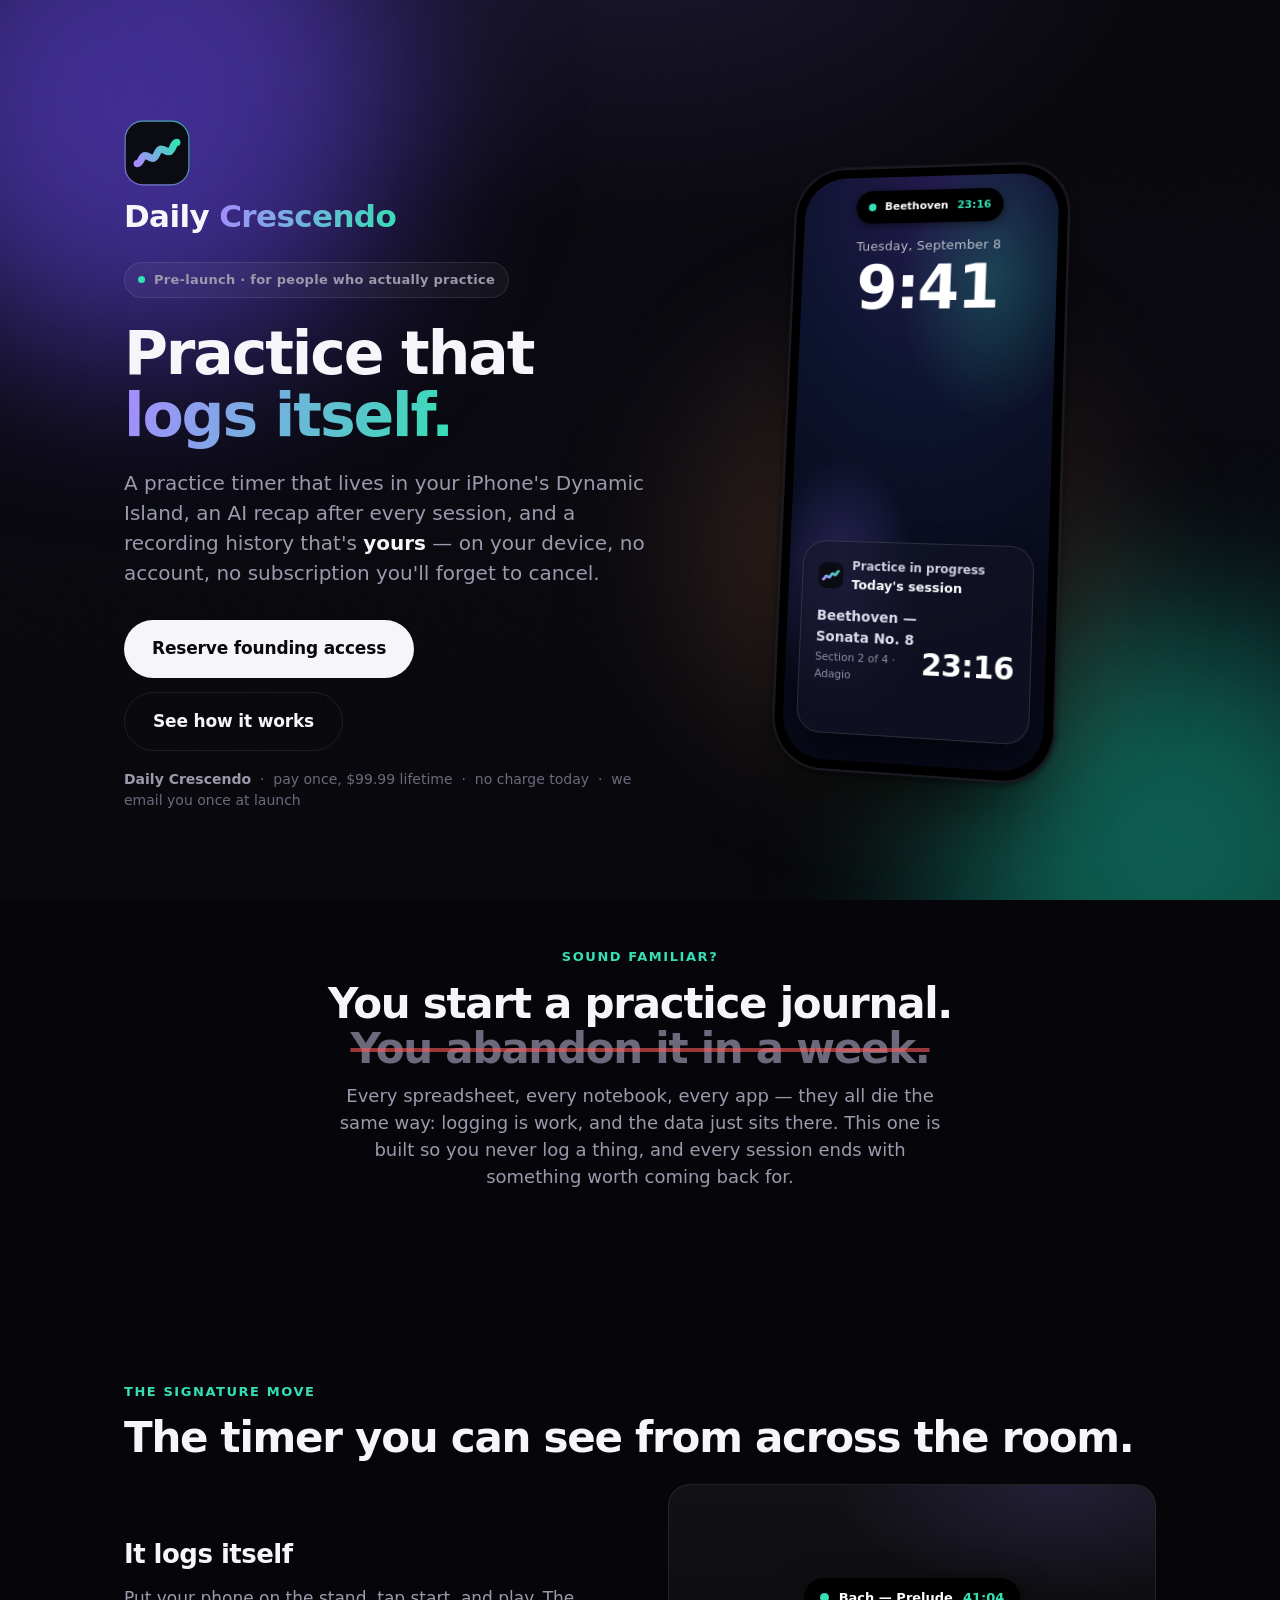
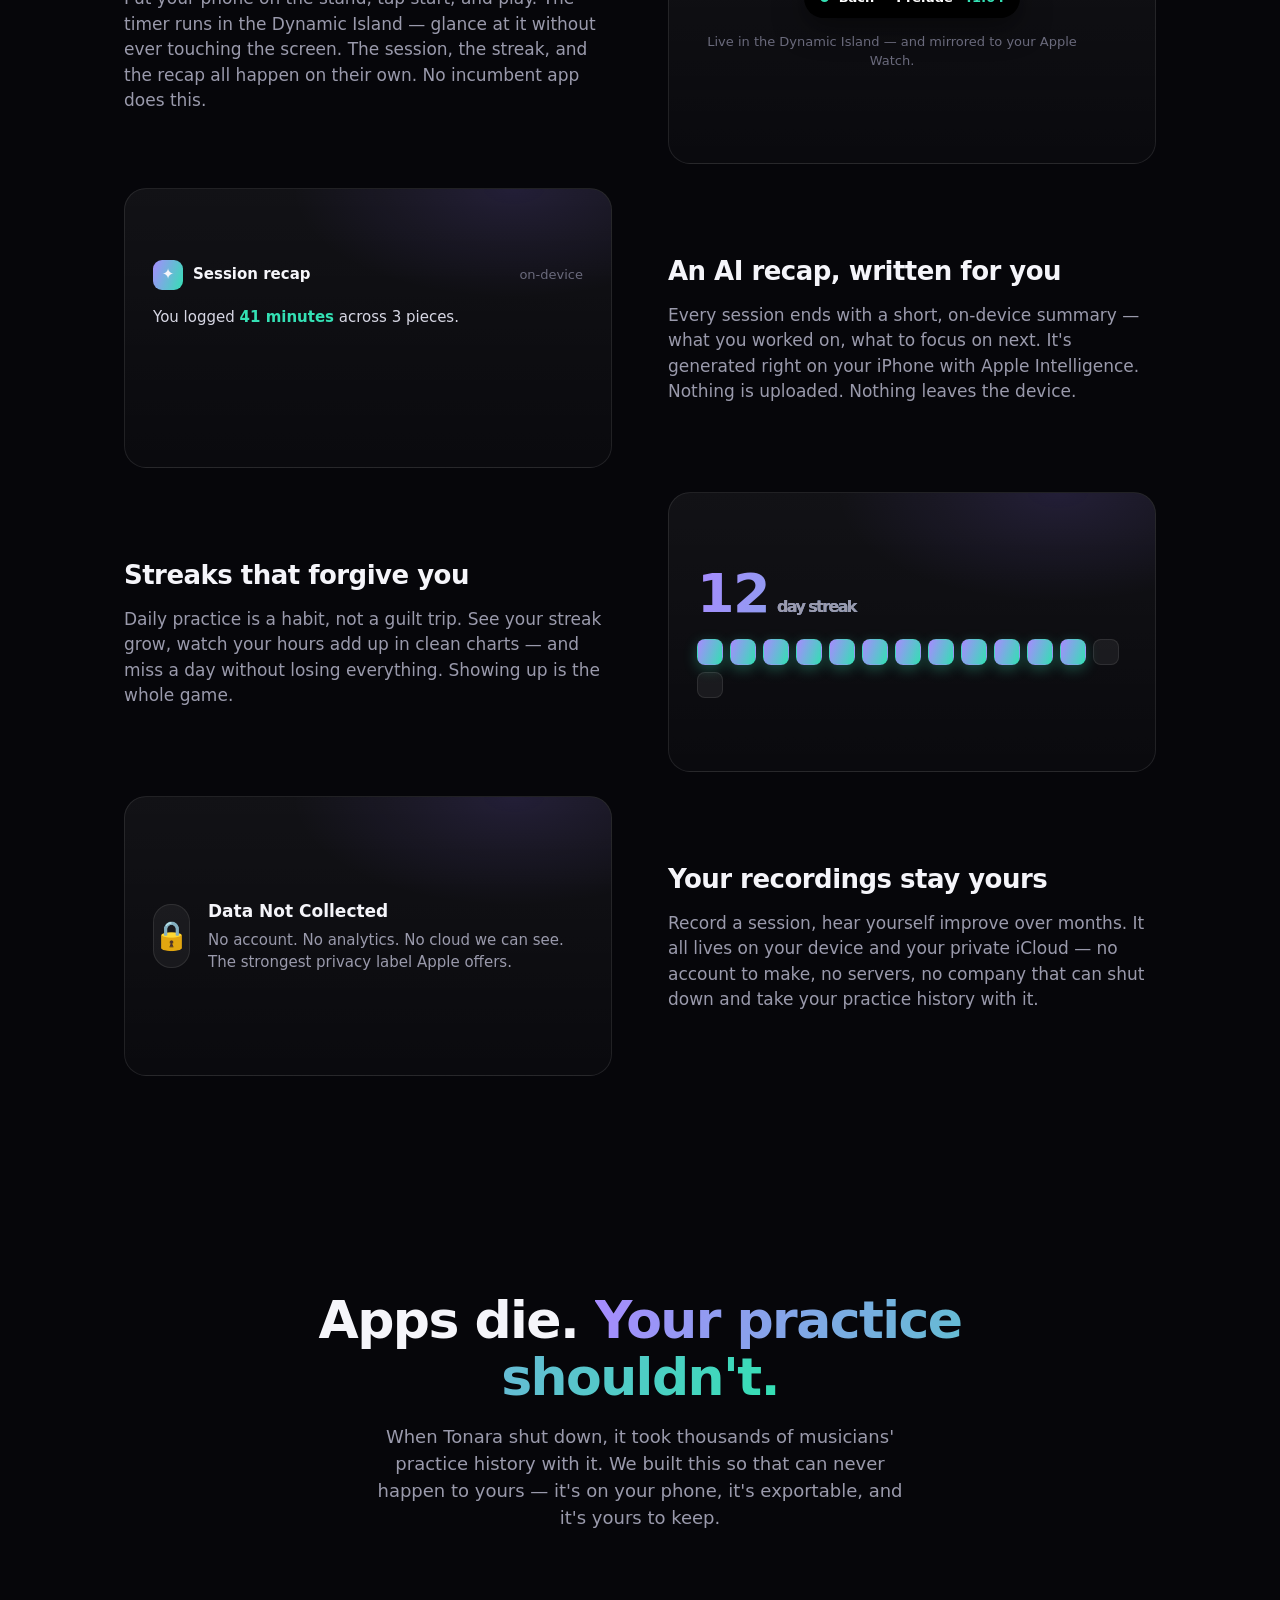
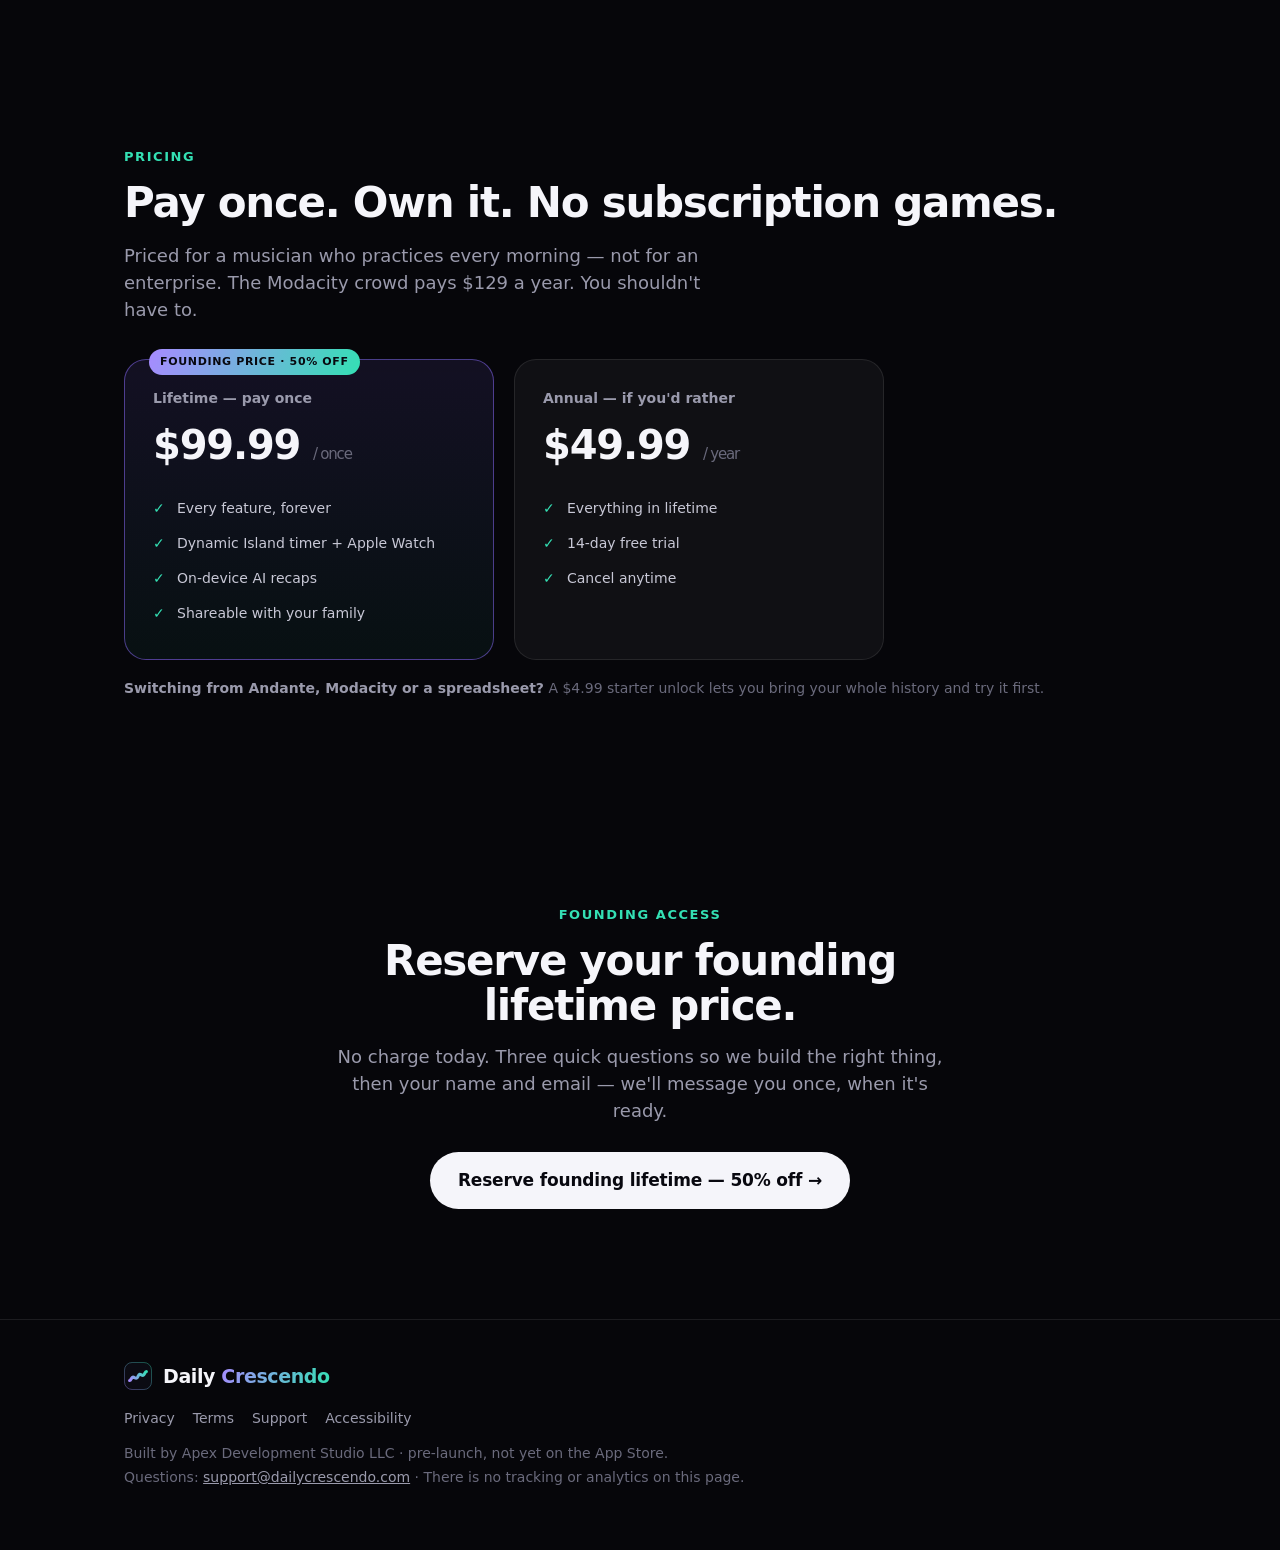
<file: index.html>
<!doctype html>
<html lang="en">
<head>
<meta charset="utf-8">
<meta name="viewport" content="width=device-width,initial-scale=1,viewport-fit=cover">
<title>Daily Crescendo — practice that logs itself</title>
<meta name="description" content="A music practice tracker with a timer that lives in the Dynamic Island, an AI recap of every session, and a recording history that stays on your device. Pay once. No subscription.">
<meta name="color-scheme" content="dark">
<link rel="icon" href="favicon.svg" type="image/svg+xml">
<!-- social share previews (Reddit / iMessage / X / email) -->
<meta property="og:type" content="website">
<meta property="og:title" content="Daily Crescendo — practice that logs itself">
<meta property="og:description" content="A music practice journal for iPhone: a timer that lives in the Dynamic Island, an AI recap of every session, and a recording history that stays on your device. Pay once.">
<meta property="og:image" content="https://dailycrescendo.com/og-image.png">
<meta property="og:url" content="https://dailycrescendo.com/">
<meta name="twitter:card" content="summary_large_image">
<meta name="twitter:title" content="Daily Crescendo — practice that logs itself">
<meta name="twitter:description" content="Timer in the Dynamic Island, on-device AI recaps, and your practice history stays yours. A music practice journal for iPhone.">
<meta name="twitter:image" content="https://dailycrescendo.com/og-image.png">
<style>
  :root{
    --bg:#06060a; --bg2:#0b0b13; --ink:#f5f5fa; --muted:#9a9aac; --faint:#6a6a7c;
    --line:rgba(255,255,255,.09); --card:rgba(255,255,255,.045);
    --violet:#8b6cff; --mint:#34e0b4; --warm:#ffb86b;
    --grad:linear-gradient(110deg,#a78bff 0%,#34e0b4 100%);
    --maxw:1080px; --r:22px;
  }
  *{box-sizing:border-box;margin:0;padding:0}
  html{scroll-behavior:smooth;-webkit-text-size-adjust:100%}
  body{
    font-family:-apple-system,BlinkMacSystemFont,"SF Pro Display",system-ui,sans-serif;
    color:var(--ink);background:var(--bg);line-height:1.5;overflow-x:hidden;
    -webkit-font-smoothing:antialiased;text-rendering:optimizeLegibility;
  }
  /* ---- ambient aurora background ---- */
  .aurora{position:fixed;inset:0;z-index:-2;overflow:hidden;background:
    radial-gradient(60% 50% at 50% -10%,rgba(139,108,255,.16),transparent 70%),
    linear-gradient(180deg,#06060a,#08080f 40%,#06060a)}
  .blob{position:absolute;border-radius:50%;filter:blur(90px);opacity:.55;will-change:transform}
  .b1{width:520px;height:520px;background:#6d4bff;top:-160px;left:-120px;animation:drift1 24s ease-in-out infinite}
  .b2{width:460px;height:460px;background:#11a589;bottom:-180px;right:-120px;animation:drift2 28s ease-in-out infinite}
  .b3{width:380px;height:380px;background:#ff9d5c;top:40%;left:55%;opacity:.18;animation:drift3 32s ease-in-out infinite}
  @keyframes drift1{50%{transform:translate(80px,60px) scale(1.1)}}
  @keyframes drift2{50%{transform:translate(-70px,-50px) scale(1.08)}}
  @keyframes drift3{50%{transform:translate(-60px,40px) scale(.92)}}
  .grain{position:fixed;inset:0;z-index:-1;opacity:.035;pointer-events:none;
    background-image:url("data:image/svg+xml,%3Csvg xmlns='http://www.w3.org/2000/svg' width='120' height='120'%3E%3Cfilter id='n'%3E%3CfeTurbulence type='fractalNoise' baseFrequency='.9' numOctaves='2'/%3E%3C/filter%3E%3Crect width='100%25' height='100%25' filter='url(%23n)'/%3E%3C/svg%3E")}

  .wrap{max-width:var(--maxw);margin:0 auto;padding:0 24px}

  /* ---- sticky header ---- */
  /* header is hidden while the hero is on screen; it slides + fades in once you scroll past the hero (JS adds .show) */
  header{position:fixed;top:0;left:0;right:0;z-index:50;transition:.4s ease;
    background:transparent;border-bottom:1px solid transparent;
    opacity:0;visibility:hidden;transform:translateY(-100%);pointer-events:none}
  header.show{opacity:1;visibility:visible;transform:translateY(0);pointer-events:auto;
    background:rgba(8,8,14,.7);backdrop-filter:blur(18px) saturate(140%);
    -webkit-backdrop-filter:blur(18px) saturate(140%);border-bottom:1px solid var(--line)}
  header .bar{max-width:var(--maxw);margin:0 auto;padding:12px 24px;display:flex;align-items:center;justify-content:space-between}
  .word{font-weight:700;letter-spacing:-.02em;font-size:22px;display:flex;align-items:center;gap:11px;color:var(--ink);text-decoration:none}
  .word .mk{width:34px;height:34px;background:url(logo-mark.svg) center/contain no-repeat;display:inline-block;flex:0 0 auto}
  .word .wt{white-space:nowrap}
  .word .g{background:var(--grad);-webkit-background-clip:text;background-clip:text;color:transparent}
  .minicta{font-size:14px;font-weight:620;color:#0a0a0f;background:var(--ink);padding:9px 16px;border-radius:980px;text-decoration:none;transition:.2s}
  .minicta:hover{transform:translateY(-1px);box-shadow:0 8px 24px rgba(255,255,255,.12)}

  /* ---- hero ---- */
  .hero{padding:120px 0 40px;position:relative}
  .hero .grid{display:grid;grid-template-columns:1.05fr .95fr;gap:40px;align-items:center}
  /* hero brand lockup — large stacked (wordmark below tile), left-justified, animated draw-on */
  .herologo{display:flex;flex-direction:column;align-items:flex-start;gap:15px;margin-bottom:30px}
  .herologo .hltile{width:66px;height:66px;display:block;flex:0 0 auto}
  .herologo .hl-word{font-weight:700;font-size:31px;letter-spacing:-.02em;color:var(--ink);line-height:1}
  .herologo .hl-word .g{background:var(--grad);-webkit-background-clip:text;background-clip:text;color:transparent}
  .dcwave{stroke-dasharray:100;stroke-dashoffset:0;animation:dcdraw 1.5s cubic-bezier(.45,0,.15,1) .25s both}
  @keyframes dcdraw{from{stroke-dashoffset:100}to{stroke-dashoffset:0}}
  @media (prefers-reduced-motion:reduce){.dcwave{animation:none}}
  .eyebrow{display:inline-flex;align-items:center;gap:9px;font-size:13px;font-weight:600;letter-spacing:.02em;
    color:var(--muted);border:1px solid var(--line);padding:7px 13px;border-radius:980px;background:var(--card);margin-bottom:24px}
  .eyebrow .live{width:7px;height:7px;border-radius:50%;background:var(--mint);box-shadow:0 0 0 0 rgba(52,224,180,.6);animation:pulse 2.4s infinite}
  @keyframes pulse{0%{box-shadow:0 0 0 0 rgba(52,224,180,.5)}70%{box-shadow:0 0 0 8px rgba(52,224,180,0)}100%{box-shadow:0 0 0 0 rgba(52,224,180,0)}}
  h1{font-size:clamp(38px,5.4vw,60px);line-height:1.04;letter-spacing:-.035em;font-weight:720;margin-bottom:22px}
  h1 .g{background:var(--grad);-webkit-background-clip:text;background-clip:text;color:transparent}
  .lede{font-size:clamp(17px,2vw,20px);color:var(--muted);max-width:30em;margin-bottom:32px}
  .lede em{color:var(--ink);font-style:normal;font-weight:600}
  .ctas{display:flex;gap:14px;flex-wrap:wrap;align-items:center}
  .btn{font:inherit;font-size:17px;font-weight:640;letter-spacing:-.01em;cursor:pointer;border:0;border-radius:980px;
    padding:16px 28px;text-decoration:none;display:inline-flex;align-items:center;gap:9px;transition:.22s cubic-bezier(.2,.7,.3,1)}
  .btn.primary{color:#08080f;background:var(--ink);position:relative;overflow:hidden}
  .btn.primary:after{content:"";position:absolute;inset:0;background:var(--grad);opacity:0;transition:.25s}
  .btn.primary span{position:relative;z-index:1}
  .btn.primary:hover{transform:translateY(-2px);box-shadow:0 16px 40px rgba(139,108,255,.35)}
  .btn.primary:hover:after{opacity:1}
  .btn.ghost{color:var(--ink);background:transparent;border:1px solid var(--line)}
  .btn.ghost:hover{background:var(--card);transform:translateY(-2px)}
  .reassure{margin-top:18px;font-size:14px;color:var(--faint)}
  .reassure b{color:var(--muted);font-weight:600}

  /* ---- iPhone hero device ---- */
  .stage{display:flex;justify-content:center;perspective:1400px}
  .phone{position:relative;width:286px;aspect-ratio:9/19.3;background:#000;border-radius:52px;
    padding:11px;box-shadow:0 2px 6px rgba(0,0,0,.6),0 50px 90px -30px rgba(0,0,0,.85),0 0 0 1px rgba(255,255,255,.06),inset 0 0 0 2px #1a1a22;
    transform:rotateY(-13deg) rotateX(5deg) rotateZ(1deg);transform-style:preserve-3d;
    animation:floaty 7s ease-in-out infinite}
  @keyframes floaty{50%{transform:rotateY(-9deg) rotateX(4deg) translateY(-12px)}}
  .screen{position:relative;width:100%;height:100%;border-radius:42px;overflow:hidden;
    background:radial-gradient(120% 80% at 50% 0%,#241a4d 0%,#0e1430 45%,#070a18 100%)}
  .screen:before{content:"";position:absolute;inset:0;background:
    radial-gradient(60% 40% at 75% 18%,rgba(52,224,180,.22),transparent 60%),
    radial-gradient(50% 35% at 20% 70%,rgba(139,108,255,.28),transparent 60%)}
  /* dynamic island */
  .island{position:absolute;top:14px;left:50%;transform:translateX(-50%);z-index:6;
    background:#000;border-radius:22px;height:34px;display:flex;align-items:center;gap:9px;
    padding:0 13px;min-width:128px;box-shadow:0 2px 10px rgba(0,0,0,.5);animation:islandbreathe 5s ease-in-out infinite}
  @keyframes islandbreathe{50%{min-width:150px}}
  .island .rec{width:8px;height:8px;border-radius:50%;background:var(--mint);animation:blink 1.6s infinite}
  @keyframes blink{50%{opacity:.25}}
  .island .pc{font-size:11px;color:#fff;font-weight:600;white-space:nowrap;overflow:hidden;max-width:78px;text-overflow:ellipsis}
  .island .tm{font-size:11px;color:var(--mint);font-weight:680;font-variant-numeric:tabular-nums;margin-left:auto}
  /* lock-screen clock */
  .lock{position:relative;z-index:2;padding:62px 22px 0;text-align:center;color:#fff}
  .lock .day{font-size:13px;opacity:.7;letter-spacing:.02em}
  .lock .clk{font-size:62px;font-weight:600;letter-spacing:-.03em;line-height:1;font-variant-numeric:tabular-nums;margin-top:2px}
  /* live activity card */
  .la{position:absolute;left:14px;right:14px;bottom:26px;z-index:4;border-radius:24px;padding:15px 16px;
    background:rgba(20,22,40,.62);backdrop-filter:blur(14px);-webkit-backdrop-filter:blur(14px);
    border:1px solid rgba(255,255,255,.12);box-shadow:0 18px 40px -12px rgba(0,0,0,.7)}
  .la .top{display:flex;align-items:center;gap:9px;margin-bottom:12px}
  .la .ic{width:26px;height:26px;border-radius:8px;background:url(favicon.svg) center/cover no-repeat}
  .la .lbl{font-size:12px;color:#cfcfe0;font-weight:600}
  .la .lbl b{color:#fff;display:block;font-size:13px}
  .la .big{display:flex;align-items:flex-end;justify-content:space-between}
  .la .piece{font-size:14px;color:#dcdcec;font-weight:600}
  .la .piece span{display:block;font-size:11px;color:#8f8fa6;font-weight:500;margin-top:2px}
  .la .time{font-size:30px;font-weight:680;color:#fff;font-variant-numeric:tabular-nums;letter-spacing:-.02em}
  .la .wave{display:flex;align-items:flex-end;gap:3px;height:22px;margin-top:12px}
  .la .wave i{flex:1;background:linear-gradient(180deg,var(--mint),rgba(52,224,180,.3));border-radius:2px;animation:eq 1.1s ease-in-out infinite}
  @keyframes eq{0%,100%{height:20%}50%{height:100%}}

  /* ---- section scaffolding ---- */
  section{position:relative;padding:96px 0}
  .kick{font-size:13px;font-weight:680;letter-spacing:.12em;text-transform:uppercase;color:var(--mint);margin-bottom:14px}
  h2{font-size:clamp(28px,3.6vw,42px);line-height:1.08;letter-spacing:-.03em;font-weight:700;margin-bottom:16px}
  .sub{font-size:18px;color:var(--muted);max-width:34em}
  .reveal{opacity:0;transform:translateY(28px);transition:opacity .8s cubic-bezier(.2,.7,.3,1),transform .8s cubic-bezier(.2,.7,.3,1)}
  .reveal.in{opacity:1;transform:none}

  /* problem strip */
  .prob{text-align:center}
  .prob h2{max-width:16em;margin:0 auto 10px}
  .prob .strike{color:var(--faint);text-decoration:line-through;text-decoration-color:rgba(255,90,90,.6)}

  /* feature rows */
  .feat{display:grid;grid-template-columns:1fr 1fr;gap:56px;align-items:center;margin-top:24px}
  .feat.rev{direction:rtl}.feat.rev>*{direction:ltr}
  .feat h3{font-size:26px;letter-spacing:-.02em;font-weight:680;margin-bottom:12px}
  .feat p{color:var(--muted);font-size:17px;max-width:30em}
  .panel{border:1px solid var(--line);border-radius:var(--r);background:linear-gradient(180deg,rgba(255,255,255,.05),rgba(255,255,255,.02));
    padding:28px;min-height:280px;display:flex;flex-direction:column;justify-content:center;position:relative;overflow:hidden}
  .panel:before{content:"";position:absolute;inset:0;background:radial-gradient(70% 60% at 80% 0%,rgba(139,108,255,.14),transparent 65%)}

  /* AI recap card (self-writing) */
  .recap{position:relative;z-index:1}
  .recap .h{display:flex;align-items:center;gap:10px;margin-bottom:16px}
  .recap .h .ai{width:30px;height:30px;border-radius:9px;background:var(--grad);display:flex;align-items:center;justify-content:center;font-size:15px}
  .recap .h b{font-size:15px}.recap .h em{font-style:normal;color:var(--faint);font-size:13px;margin-left:auto}
  .recap .row{font-size:15px;color:#d7d7e4;margin:9px 0;min-height:1.4em}
  .recap .row .t{color:var(--mint);font-weight:600}
  .cursor{display:inline-block;width:2px;height:1em;background:var(--mint);margin-left:1px;vertical-align:-2px;animation:cur .9s steps(2) infinite}
  @keyframes cur{50%{opacity:0}}

  /* streak dots */
  .streak{display:flex;flex-direction:column;gap:18px;position:relative;z-index:1}
  .streak .num{font-size:54px;font-weight:740;letter-spacing:-.03em;line-height:1;background:var(--grad);-webkit-background-clip:text;background-clip:text;color:transparent}
  .streak .num small{font-size:16px;font-weight:600;color:var(--muted);-webkit-text-fill-color:var(--muted);margin-left:8px}
  .dots{display:flex;gap:7px;flex-wrap:wrap}
  .dots i{width:26px;height:26px;border-radius:8px;background:rgba(255,255,255,.06);border:1px solid var(--line);transition:.5s}
  .dots i.on{background:var(--grad);border-color:transparent;box-shadow:0 4px 14px rgba(52,224,180,.3)}

  /* privacy panel */
  .priv{display:flex;align-items:center;gap:18px;position:relative;z-index:1}
  .priv .lock{position:static;padding:0;width:64px;height:64px;border-radius:18px;background:rgba(255,255,255,.05);border:1px solid var(--line);display:flex;align-items:center;justify-content:center;font-size:28px;text-align:center}
  .priv b{font-size:17px}.priv span{display:block;color:var(--muted);font-size:15px;margin-top:4px}

  /* trust beat */
  .trust{text-align:center;padding:120px 0}
  .trust h2{font-size:clamp(30px,4.5vw,52px);max-width:14em;margin:0 auto 18px}
  .trust .g{background:var(--grad);-webkit-background-clip:text;background-clip:text;color:transparent}
  .trust p{color:var(--muted);max-width:30em;margin:0 auto;font-size:18px}

  /* pricing */
  .price-wrap{display:grid;grid-template-columns:1fr 1fr;gap:20px;margin-top:36px;max-width:760px}
  .pcard{border:1px solid var(--line);border-radius:var(--r);padding:28px;background:var(--card);position:relative;transition:.3s}
  .pcard:hover{transform:translateY(-4px);border-color:rgba(255,255,255,.18)}
  .pcard.feature{border-color:rgba(139,108,255,.5);background:linear-gradient(180deg,rgba(139,108,255,.1),rgba(52,224,180,.05))}
  .pcard .tag{position:absolute;top:-11px;left:24px;font-size:11px;font-weight:700;letter-spacing:.06em;text-transform:uppercase;color:#08080f;background:var(--grad);padding:5px 11px;border-radius:980px}
  .pcard .pname{font-size:14px;color:var(--muted);font-weight:600}
  .pcard .amt{font-size:40px;font-weight:740;letter-spacing:-.03em;margin:6px 0 2px}
  .pcard .amt small{font-size:15px;color:var(--faint);font-weight:500}
  .pcard ul{list-style:none;margin:16px 0 0}
  .pcard li{font-size:14px;color:#c8c8d6;padding:7px 0 7px 24px;position:relative}
  .pcard li:before{content:"✓";position:absolute;left:0;color:var(--mint);font-weight:800}
  .switch-note{margin-top:18px;font-size:14px;color:var(--faint)}
  .switch-note b{color:var(--muted);font-weight:600}

  /* reserve / form */
  .reserve{text-align:center;padding:110px 0}
  .reserve h2{max-width:16em;margin:0 auto 14px}
  .reserve .sub{margin:0 auto 28px}
  form{display:none;max-width:460px;margin:8px auto 0;text-align:left;background:var(--card);
    border:1px solid var(--line);border-radius:var(--r);padding:26px;backdrop-filter:blur(10px)}
  form.show{display:block;animation:rise .4s cubic-bezier(.2,.7,.3,1)}
  @keyframes rise{from{opacity:0;transform:translateY(14px)}to{opacity:1;transform:none}}
  .thanks{display:none;max-width:460px;margin:8px auto 0;text-align:center;background:linear-gradient(180deg,rgba(139,108,255,.12),rgba(52,224,180,.06));
    border:1px solid rgba(139,108,255,.4);border-radius:var(--r);padding:34px 26px;animation:rise .4s cubic-bezier(.2,.7,.3,1)}
  .thanks.show{display:block}
  .thanks .chk{width:54px;height:54px;border-radius:50%;background:var(--grad);display:flex;align-items:center;justify-content:center;
    font-size:27px;color:#08080f;margin:0 auto 16px}
  .thanks h3{font-size:22px;letter-spacing:-.01em;margin-bottom:8px}
  .thanks p{color:var(--muted);font-size:15px;max-width:32ch;margin:0 auto}
  .formerr{color:#ff8b8b;font-size:14px;margin-top:12px;display:none}
  .formerr.show{display:block}
  form h3{font-size:20px;letter-spacing:-.01em;margin-bottom:4px}
  form .lead{color:var(--muted);font-size:14px;margin-bottom:8px}
  label{display:block;margin:16px 0 7px;font-weight:620;font-size:14px}
  input,select,textarea{width:100%;padding:13px;border:1px solid rgba(255,255,255,.14);border-radius:12px;
    font:inherit;font-size:15px;background:rgba(0,0,0,.25);color:var(--ink);transition:.2s}
  input:focus,select:focus,textarea:focus{outline:0;border-color:var(--mint);box-shadow:0 0 0 3px rgba(52,224,180,.15)}
  select option{background:#11111a}
  textarea{resize:vertical}

  footer{border-top:1px solid var(--line);padding:40px 0 60px;color:var(--faint);font-size:14px;line-height:1.7}
  footer .word{margin-bottom:14px;font-size:19px}
  footer .word .mk{width:28px;height:28px;background-image:url(logo-badge-static.svg)}
  .flinks{display:flex;gap:18px;flex-wrap:wrap;margin-bottom:12px}
  .flinks a{color:var(--muted);text-decoration:none;transition:.2s}
  .flinks a:hover{color:var(--ink)}
  footer a{color:var(--muted)}

  /* responsive */
  @media(max-width:840px){
    .hero{padding:104px 0 20px}
    .hero .grid{grid-template-columns:1fr;gap:40px}
    /* phone follows the copy on mobile: logo → headline → CTAs → device (no order flip) */
    .feat{grid-template-columns:1fr;gap:28px}
    .feat.rev{direction:ltr}
    .price-wrap{grid-template-columns:1fr}
    section{padding:72px 0}
  }
  @media(prefers-reduced-motion:reduce){
    *{animation:none!important;scroll-behavior:auto}
    .reveal{opacity:1;transform:none}
  }
</style>
</head>
<body>
<div class="aurora"><div class="blob b1"></div><div class="blob b2"></div><div class="blob b3"></div></div>
<div class="grain"></div>

<header id="hdr"><div class="bar">
  <div class="word"><span class="mk"></span><span class="wt">Daily <span class="g">Crescendo</span></span></div>
  <a class="minicta" href="#reserve">Reserve early access</a>
</div></header>

<!-- ============ HERO ============ -->
<section class="hero"><div class="wrap"><div class="grid">
  <div class="copy">
    <div class="herologo">
      <svg class="hltile" viewBox="0 0 100 100" fill="none" xmlns="http://www.w3.org/2000/svg" aria-hidden="true">
        <defs>
          <linearGradient id="hg" x1="20" y1="66" x2="80" y2="34" gradientUnits="userSpaceOnUse"><stop stop-color="#a78bff"/><stop offset="1" stop-color="#34e0b4"/></linearGradient>
          <linearGradient id="hgr" x1="6" y1="94" x2="94" y2="6" gradientUnits="userSpaceOnUse"><stop stop-color="#a78bff" stop-opacity=".75"/><stop offset="1" stop-color="#34e0b4" stop-opacity=".75"/></linearGradient>
        </defs>
        <rect x="1.75" y="1.75" width="96.5" height="96.5" rx="27" fill="#0b0b13" stroke="url(#hgr)" stroke-width="1.75"/>
        <path class="dcwave" pathLength="100" d="M20 66 C26 66 26 54 32 54 C38 54 38 58 44 58 C50 58 50 44 56 44 C62 44 62 48 68 48 C74 48 74 34 80 34" stroke="url(#hg)" stroke-width="11" stroke-linecap="round" stroke-linejoin="round"/>
      </svg>
      <div class="hl-word">Daily <span class="g">Crescendo</span></div>
    </div>
    <div class="eyebrow"><span class="live"></span> Pre-launch · for people who actually practice</div>
    <h1>Practice that <span class="g">logs itself.</span></h1>
    <p class="lede">A practice timer that lives in your iPhone's Dynamic Island, an AI recap after every session, and a recording history that's <em>yours</em> — on your device, no account, no subscription you'll forget to cancel.</p>
    <div class="ctas">
      <a class="btn primary" href="#reserve"><span>Reserve founding access</span></a>
      <a class="btn ghost" href="#how">See how it works</a>
    </div>
    <p class="reassure"><b>Daily Crescendo</b> &nbsp;·&nbsp; pay once, $99.99 lifetime &nbsp;·&nbsp; no charge today &nbsp;·&nbsp; we email you once at launch</p>
  </div>

  <div class="stage">
    <div class="phone"><div class="screen">
      <div class="island">
        <span class="rec"></span>
        <span class="pc">Beethoven</span>
        <span class="tm" id="islandTime">23:14</span>
      </div>
      <div class="lock">
        <div class="day">Tuesday, September 8</div>
        <div class="clk">9:41</div>
      </div>
      <div class="la">
        <div class="top">
          <div class="ic"></div>
          <div class="lbl">Practice in progress<b>Today's session</b></div>
        </div>
        <div class="big">
          <div class="piece">Beethoven — Sonata No. 8<span>Section 2 of 4 · Adagio</span></div>
          <div class="time" id="laTime">23:14</div>
        </div>
        <div class="wave">
          <i style="animation-delay:0s"></i><i style="animation-delay:.1s"></i><i style="animation-delay:.25s"></i>
          <i style="animation-delay:.15s"></i><i style="animation-delay:.3s"></i><i style="animation-delay:.05s"></i>
          <i style="animation-delay:.2s"></i><i style="animation-delay:.35s"></i><i style="animation-delay:.12s"></i>
          <i style="animation-delay:.28s"></i><i style="animation-delay:.08s"></i><i style="animation-delay:.22s"></i>
        </div>
      </div>
    </div></div>
  </div>
</div></div></section>

<!-- ============ PROBLEM ============ -->
<section class="prob"><div class="wrap reveal">
  <div class="kick">Sound familiar?</div>
  <h2>You start a practice journal. <span class="strike">You abandon it in a week.</span></h2>
  <p class="sub" style="margin:0 auto">Every spreadsheet, every notebook, every app — they all die the same way: logging is work, and the data just sits there. This one is built so you never log a thing, and every session ends with something worth coming back for.</p>
</div></section>

<!-- ============ HOW / FEATURES ============ -->
<section id="how"><div class="wrap">
  <div class="reveal"><div class="kick">The signature move</div>
    <h2>The timer you can see from across the room.</h2></div>

  <div class="feat reveal">
    <div>
      <h3>It logs itself</h3>
      <p>Put your phone on the stand, tap start, and play. The timer runs in the Dynamic Island — glance at it without ever touching the screen. The session, the streak, and the recap all happen on their own. No incumbent app does this.</p>
    </div>
    <div class="panel"><div style="position:relative;z-index:1;text-align:center">
      <div style="display:inline-flex;align-items:center;gap:10px;background:#000;border-radius:22px;height:40px;padding:0 16px;box-shadow:0 8px 30px rgba(0,0,0,.5)">
        <span style="width:9px;height:9px;border-radius:50%;background:var(--mint);animation:blink 1.6s infinite"></span>
        <span style="font-size:13px;color:#fff;font-weight:600">Bach — Prelude</span>
        <span style="font-size:13px;color:var(--mint);font-weight:700;font-variant-numeric:tabular-nums" id="featTime">41:02</span>
      </div>
      <p style="color:var(--faint);font-size:13px;margin-top:14px">Live in the Dynamic Island — and mirrored to your Apple Watch.</p>
    </div></div>
  </div>

  <div class="feat rev reveal">
    <div>
      <h3>An AI recap, written for you</h3>
      <p>Every session ends with a short, on-device summary — what you worked on, what to focus on next. It's generated right on your iPhone with Apple Intelligence. Nothing is uploaded. Nothing leaves the device.</p>
    </div>
    <div class="panel"><div class="recap">
      <div class="h"><span class="ai">✦</span><b>Session recap</b><em>on-device</em></div>
      <div class="row" data-type="You logged <span class='t'>41 minutes</span> across 3 pieces."></div>
      <div class="row" data-type="Strongest stretch: the Bach Prelude — your longest focused block this week."></div>
      <div class="row" data-type="Tomorrow: slow the Adagio transition that keeps tripping you up."></div>
    </div></div>
  </div>

  <div class="feat reveal">
    <div>
      <h3>Streaks that forgive you</h3>
      <p>Daily practice is a habit, not a guilt trip. See your streak grow, watch your hours add up in clean charts — and miss a day without losing everything. Showing up is the whole game.</p>
    </div>
    <div class="panel"><div class="streak">
      <div class="num" id="streakNum">0<small>day streak</small></div>
      <div class="dots" id="dots"></div>
    </div></div>
  </div>

  <div class="feat rev reveal">
    <div>
      <h3>Your recordings stay yours</h3>
      <p>Record a session, hear yourself improve over months. It all lives on your device and your private iCloud — no account to make, no servers, no company that can shut down and take your practice history with it.</p>
    </div>
    <div class="panel"><div class="priv">
      <div class="lock">🔒</div>
      <div>
        <b>Data Not Collected</b>
        <span>No account. No analytics. No cloud we can see. The strongest privacy label Apple offers.</span>
      </div>
    </div></div>
  </div>
</div></section>

<!-- ============ TRUST BEAT ============ -->
<section class="trust"><div class="wrap reveal">
  <h2>Apps die. <span class="g">Your practice shouldn't.</span></h2>
  <p>When Tonara shut down, it took thousands of musicians' practice history with it. We built this so that can never happen to yours — it's on your phone, it's exportable, and it's yours to keep.</p>
</div></section>

<!-- ============ PRICING ============ -->
<section id="pricing"><div class="wrap">
  <div class="reveal"><div class="kick">Pricing</div>
    <h2>Pay once. Own it. No subscription games.</h2>
    <p class="sub">Priced for a musician who practices every morning — not for an enterprise. The Modacity crowd pays $129 a year. You shouldn't have to.</p></div>

  <div class="price-wrap reveal">
    <div class="pcard feature">
      <span class="tag">Founding price · 50% off</span>
      <div class="pname">Lifetime — pay once</div>
      <div class="amt">$99.99 <small>/ once</small></div>
      <ul>
        <li>Every feature, forever</li>
        <li>Dynamic Island timer + Apple Watch</li>
        <li>On-device AI recaps</li>
        <li>Shareable with your family</li>
      </ul>
    </div>
    <div class="pcard">
      <div class="pname">Annual — if you'd rather</div>
      <div class="amt">$49.99 <small>/ year</small></div>
      <ul>
        <li>Everything in lifetime</li>
        <li>14-day free trial</li>
        <li>Cancel anytime</li>
      </ul>
    </div>
  </div>
  <p class="switch-note reveal"><b>Switching from Andante, Modacity or a spreadsheet?</b> A $4.99 starter unlock lets you bring your whole history and try it first.</p>
</div></section>

<!-- ============ RESERVE + FORM ============ -->
<section class="reserve" id="reserve"><div class="wrap reveal">
  <div class="kick">Founding access</div>
  <h2>Reserve your founding lifetime price.</h2>
  <p class="sub">No charge today. Three quick questions so we build the right thing, then your name and email — we'll message you once, when it's ready.</p>

  <a class="btn primary" id="open" style="cursor:pointer" onclick="openForm(this)"><span>Reserve founding lifetime — 50% off →</span></a>

  <form id="f">
    <h3>Lock in your founding spot</h3>
    <p class="lead">Honest answers help most — "nothing, I'm happy with what I use" is a useful answer too.</p>

    <label>How do you track your practice today?</label>
    <select name="current_method" required>
      <option value="" disabled selected>Choose one…</option>
      <option>Andante</option><option>Modacity</option><option>Tunable</option>
      <option>A spreadsheet / Notion</option><option>Paper notebook or practice chart</option>
      <option>I don't really track it</option><option>Another app</option>
    </select>

    <label>How many days a week do you practice?</label>
    <select name="frequency" required>
      <option value="" disabled selected>Choose one…</option>
      <option>0–1</option><option>2–3</option><option>4–5</option><option>6–7</option>
    </select>

    <label>What would have to be true for you to switch from what you use now?</label>
    <textarea name="switch_reason" rows="3" placeholder="Be honest." required></textarea>

    <label>Are you a music teacher? (optional)</label>
    <select name="is_teacher">
      <option value="no" selected>No — I practice myself</option>
      <option value="yes">Yes — I teach and might want to see students' practice</option>
    </select>

    <label>Your name</label>
    <input type="text" name="name" required placeholder="First and last name">

    <label>Email — one message, at launch. Nothing else.</label>
    <input type="email" name="email" required placeholder="you@example.com">

    <input type="hidden" name="utm_source" value="REPLACE_PER_CHANNEL">
    <input type="hidden" name="variant" value="A_premium">
    <button class="btn primary" type="submit" style="width:100%;margin-top:22px;justify-content:center"><span>Lock in my founding price</span></button>
    <p class="formerr" id="formerr">Something went wrong — please email us and we'll add you by hand.</p>
  </form>

  <div class="thanks" id="thanks">
    <div class="chk">✓</div>
    <h3>You're on the list.</h3>
    <p>Your founding price is locked. We'll email you once — when it's ready. Nothing else.</p>
  </div>
</div></section>

<footer><div class="wrap">
  <div class="word"><span class="mk"></span><span class="wt">Daily <span class="g">Crescendo</span></span></div>
  <nav class="flinks">
    <a href="privacy.html">Privacy</a><a href="terms.html">Terms</a>
    <a href="support.html">Support</a><a href="accessibility.html">Accessibility</a>
  </nav>
  Built by Apex Development Studio LLC · pre-launch, not yet on the App Store.<br>
  Questions: <a href="mailto:support@dailycrescendo.com">support@dailycrescendo.com</a> · There is no tracking or analytics on this page.
</div></footer>

<script>
(function(){
  var reduce = window.matchMedia('(prefers-reduced-motion:reduce)').matches;

  // sticky header after hero
  var hdr = document.getElementById('hdr');
  window.addEventListener('scroll', function(){
    if(window.scrollY > 560) hdr.classList.add('show'); else hdr.classList.remove('show');
  }, {passive:true});

  // live ticking timers (hero island + LA + feature pill)
  var base = 23*60+14, fbase = 41*60+2;
  function fmt(s){var m=Math.floor(s/60);return (m)+':'+String(s%60).padStart(2,'0');}
  var iT=document.getElementById('islandTime'),lT=document.getElementById('laTime'),fT=document.getElementById('featTime');
  if(!reduce) setInterval(function(){
    base++; fbase++;
    if(iT)iT.textContent=fmt(base); if(lT)lT.textContent=fmt(base); if(fT)fT.textContent=fmt(fbase);
  },1000);

  // reveal on scroll
  var io=new IntersectionObserver(function(es){
    es.forEach(function(e){ if(e.isIntersecting){ e.target.classList.add('in'); trigger(e.target); io.unobserve(e.target);} });
  },{threshold:.18});
  document.querySelectorAll('.reveal').forEach(function(el){io.observe(el);});

  // streak fill + count, AI typing — triggered when their section reveals
  var firedStreak=false, firedRecap=false;
  function trigger(el){
    if(!firedStreak && el.querySelector && el.querySelector('#dots')){ firedStreak=true; fillStreak(); }
    if(!firedRecap && el.querySelector && el.querySelector('.recap')){ firedRecap=true; typeRecap(); }
  }
  function fillStreak(){
    var dots=document.getElementById('dots'), num=document.getElementById('streakNum');
    if(!dots) return; for(var i=0;i<14;i++){var d=document.createElement('i');dots.appendChild(d);}
    var els=dots.querySelectorAll('i'), n=0;
    if(reduce){ els.forEach(function(d){d.classList.add('on')}); num.innerHTML='14<small>day streak</small>'; return; }
    var t=setInterval(function(){ if(n>=els.length){clearInterval(t);return;} els[n].classList.add('on'); n++; num.innerHTML=n+'<small>day streak</small>'; },90);
  }
  function typeRecap(){
    var rows=document.querySelectorAll('.recap .row');
    if(reduce){ rows.forEach(function(r){r.innerHTML=r.dataset.type;}); return; }
    var ri=0;
    function nextRow(){
      if(ri>=rows.length) return;
      var row=rows[ri], html=row.dataset.type, i=0, cur=document.createElement('span'); cur.className='cursor';
      row.textContent=''; row.appendChild(cur);
      var t=setInterval(function(){
        i++;
        // type by character but keep simple span tags intact
        row.innerHTML=html.slice(0,i)+'<span class="cursor"></span>';
        if(i>=html.length){ clearInterval(t); row.innerHTML=html; ri++; setTimeout(nextRow,260); }
      },16);
    }
    nextRow();
  }

  window.openForm=function(btn){
    var f=document.getElementById('f'); f.classList.add('show'); btn.style.display='none';
    location.hash='#reserve'; f.querySelector('select').focus();
  };

  // AJAX submit → Fernand headless contact API → inline "you're on the list" confirmation
  var form=document.getElementById('f');
  function showThanks(){ form.classList.remove('show'); form.style.display='none'; document.getElementById('thanks').classList.add('show'); }
  form.addEventListener('submit', function(e){
    e.preventDefault();
    var btn=form.querySelector('button[type=submit]'), err=document.getElementById('formerr');
    err.classList.remove('show');
    btn.disabled=true; btn.querySelector('span').textContent='Reserving…';
    var fd=new FormData(form), email=(fd.get('email')||'').trim();
    var message=[
      'Founding reservation — Daily Crescendo','',
      'Tracks practice today: '+(fd.get('current_method')||'—'),
      'Practice days/week: '+(fd.get('frequency')||'—'),
      'Would switch if: '+(fd.get('switch_reason')||'—'),
      'Music teacher: '+(fd.get('is_teacher')||'—'),
      'Variant: '+(fd.get('variant')||'—'),
      'utm_source: '+(fd.get('utm_source')||'—')
    ].join('\n');
    fetch('https://api.getfernand.com/messenger/contact',{
      method:'POST',
      headers:{ 'Content-Type':'application/json','Accept':'application/json','X-AppId':'journey-tracker' },
      body:JSON.stringify({ slug:'journey-tracker', name:(fd.get('name')||'').trim()||email, email:email, subject:'Daily Crescendo — Founding reservation', message:message })
    })
      .then(function(r){ if(r.ok){ showThanks(); } else { throw new Error(); } })
      .catch(function(){ btn.disabled=false; btn.querySelector('span').textContent='Lock in my founding price'; err.classList.add('show'); });
  });
})();
</script>
</body>
</html>
</file>
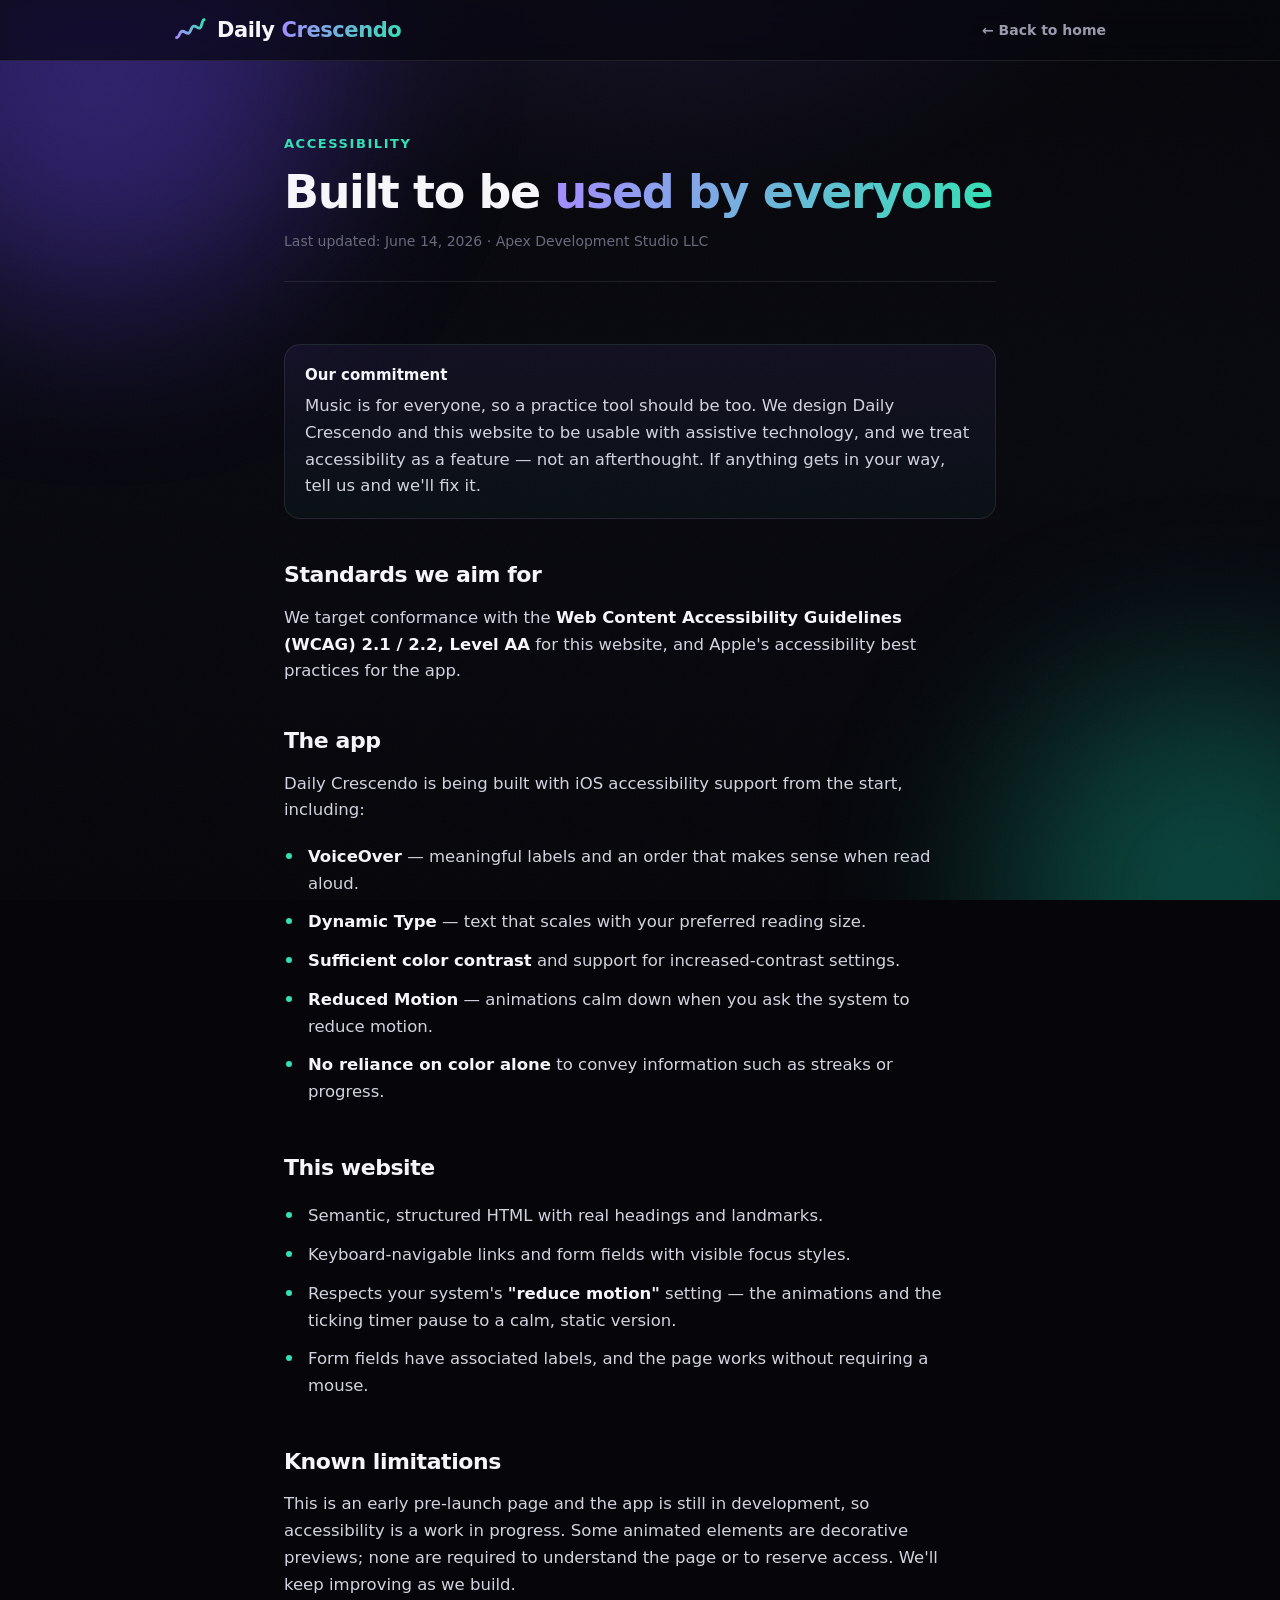
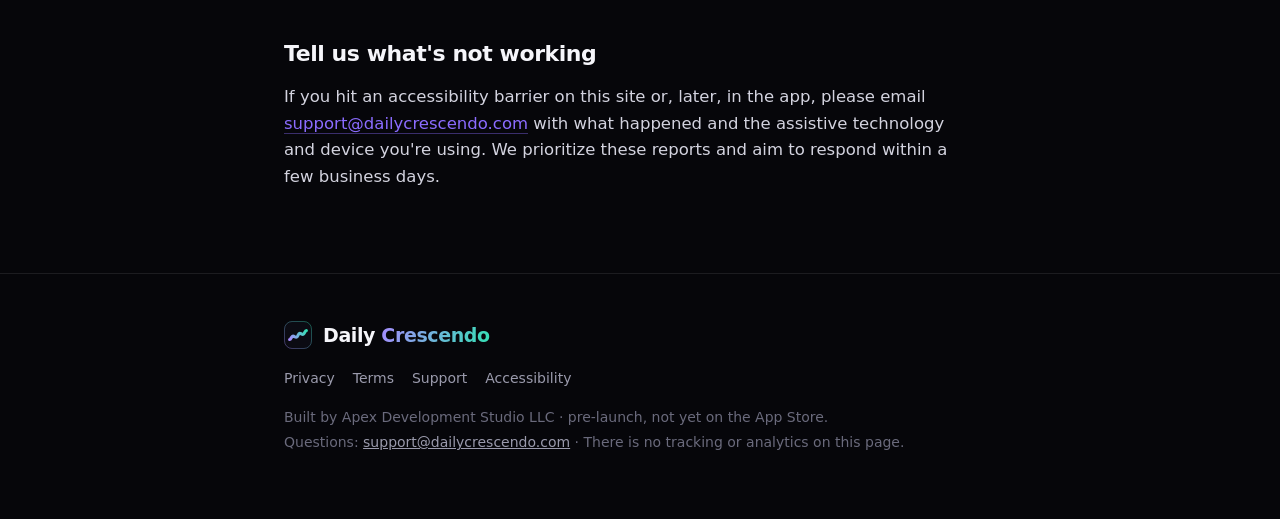
<file: accessibility.html>
<!doctype html>
<html lang="en">
<head>
<meta charset="utf-8">
<meta name="viewport" content="width=device-width,initial-scale=1,viewport-fit=cover">
<title>Accessibility — Daily Crescendo</title>
<meta name="description" content="Our commitment to making Daily Crescendo usable by everyone, including support for VoiceOver, Dynamic Type, and reduced motion.">
<meta name="color-scheme" content="dark">
<link rel="icon" href="favicon.svg" type="image/svg+xml">
<link rel="stylesheet" href="doc.css">
</head>
<body>
<div class="aurora"><div class="blob b1"></div><div class="blob b2"></div></div>
<div class="grain"></div>

<header><div class="bar">
  <a class="word" href="index.html"><span class="mk"></span><span class="wt">Daily <span class="g">Crescendo</span></span></a>
  <a class="back" href="index.html">← Back to home</a>
</div></header>

<main class="wrap">
  <div class="pagehead">
    <div class="kick">Accessibility</div>
    <h1>Built to be <span class="g">used by everyone</span></h1>
    <p class="meta">Last updated: June 14, 2026 · Apex Development Studio LLC</p>
  </div>

  <div class="doc">
    <div class="callout">
      <span class="t">Our commitment</span>
      <p>Music is for everyone, so a practice tool should be too. We design Daily Crescendo and this website to be usable with assistive technology, and we treat accessibility as a feature — not an afterthought. If anything gets in your way, tell us and we'll fix it.</p>
    </div>

    <h2>Standards we aim for</h2>
    <p>We target conformance with the <strong>Web Content Accessibility Guidelines (WCAG) 2.1 / 2.2, Level AA</strong> for this website, and Apple's accessibility best practices for the app.</p>

    <h2>The app</h2>
    <p>Daily Crescendo is being built with iOS accessibility support from the start, including:</p>
    <ul>
      <li><strong>VoiceOver</strong> — meaningful labels and an order that makes sense when read aloud.</li>
      <li><strong>Dynamic Type</strong> — text that scales with your preferred reading size.</li>
      <li><strong>Sufficient color contrast</strong> and support for increased-contrast settings.</li>
      <li><strong>Reduced Motion</strong> — animations calm down when you ask the system to reduce motion.</li>
      <li><strong>No reliance on color alone</strong> to convey information such as streaks or progress.</li>
    </ul>

    <h2>This website</h2>
    <ul>
      <li>Semantic, structured HTML with real headings and landmarks.</li>
      <li>Keyboard-navigable links and form fields with visible focus styles.</li>
      <li>Respects your system's <strong>"reduce motion"</strong> setting — the animations and the ticking timer pause to a calm, static version.</li>
      <li>Form fields have associated labels, and the page works without requiring a mouse.</li>
    </ul>

    <h2>Known limitations</h2>
    <p>This is an early pre-launch page and the app is still in development, so accessibility is a work in progress. Some animated elements are decorative previews; none are required to understand the page or to reserve access. We'll keep improving as we build.</p>

    <h2>Tell us what's not working</h2>
    <p>If you hit an accessibility barrier on this site or, later, in the app, please email <a href="mailto:support@dailycrescendo.com">support@dailycrescendo.com</a> with what happened and the assistive technology and device you're using. We prioritize these reports and aim to respond within a few business days.</p>
  </div>
</main>

<footer><div class="wrap">
  <a class="word" href="index.html"><span class="mk"></span><span class="wt">Daily <span class="g">Crescendo</span></span></a>
  <nav class="flinks">
    <a href="privacy.html">Privacy</a><a href="terms.html">Terms</a>
    <a href="support.html">Support</a><a href="accessibility.html">Accessibility</a>
  </nav>
  Built by Apex Development Studio LLC · pre-launch, not yet on the App Store.<br>
  Questions: <a href="mailto:support@dailycrescendo.com">support@dailycrescendo.com</a> · There is no tracking or analytics on this page.
</div></footer>
</body>
</html>
</file>
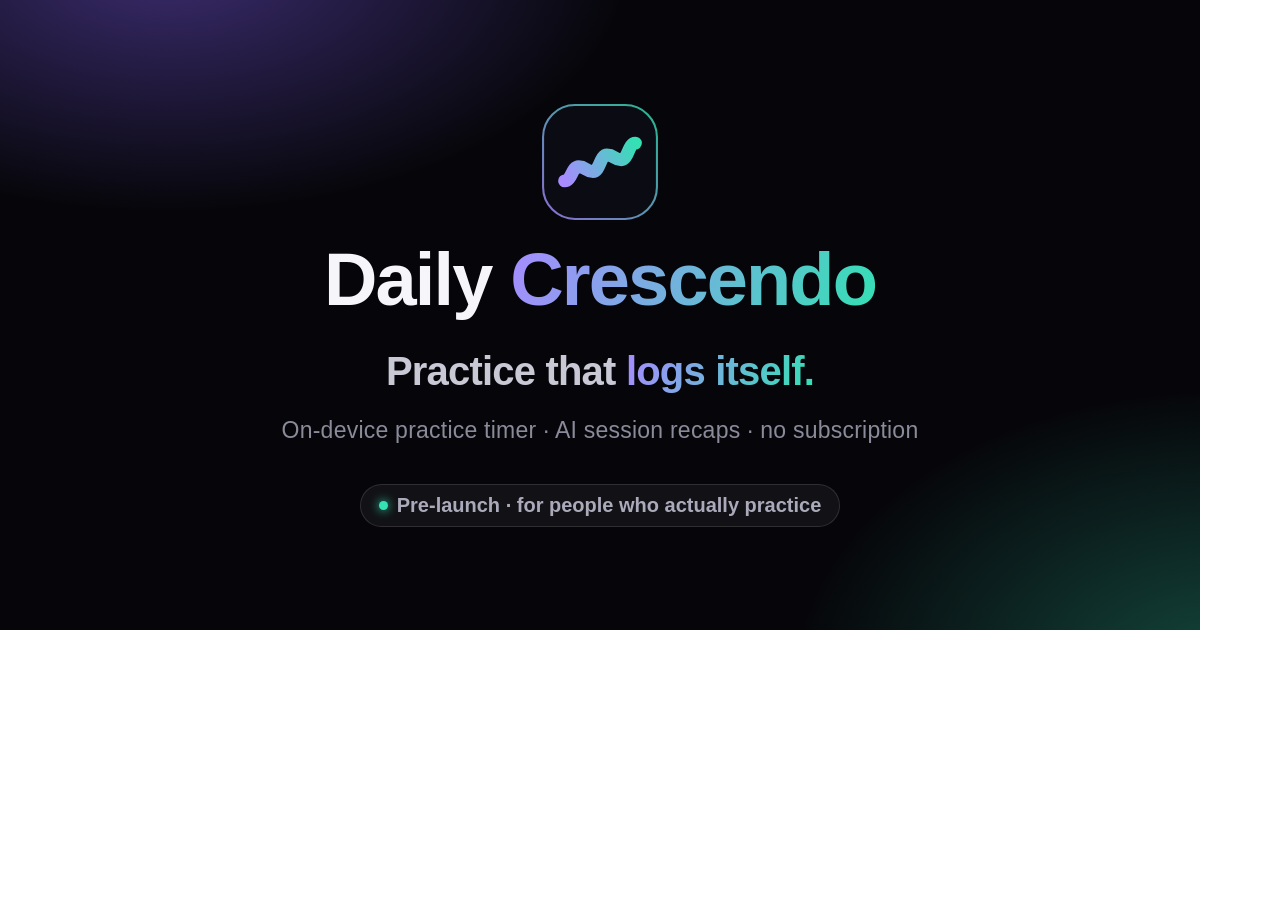
<file: og-card.html>
<!doctype html><html><head><meta charset="utf-8">
<style>
  *{margin:0;padding:0;box-sizing:border-box}
  html,body{width:1200px;height:630px;overflow:hidden}
  .stage{position:relative;width:1200px;height:630px;background:#06060a;
    font-family:-apple-system,BlinkMacSystemFont,'Segoe UI',Roboto,Helvetica,Arial,sans-serif;
    display:flex;flex-direction:column;align-items:center;justify-content:center;gap:34px}
  .stage:before{content:"";position:absolute;inset:0;
    background:radial-gradient(58% 60% at 14% -6%, rgba(123,90,232,.45), transparent 66%),
               radial-gradient(56% 72% at 102% 108%, rgba(52,224,180,.30), transparent 64%)}
  .grad{background:linear-gradient(110deg,#a78bff 0%,#34e0b4 100%);
    -webkit-background-clip:text;background-clip:text;color:transparent}
  .brand{position:relative;display:flex;flex-direction:column;align-items:center;gap:22px}
  .word{font-size:74px;font-weight:700;letter-spacing:-.025em;color:#f5f5fa;line-height:1}
  .tag{position:relative;font-size:40px;font-weight:600;letter-spacing:-.02em;color:#c9c9d6;line-height:1}
  .sub{position:relative;font-size:23px;font-weight:500;color:#8a8a9a;letter-spacing:.01em;margin-top:-8px}
  .pill{position:relative;display:inline-flex;align-items:center;gap:9px;margin-top:6px;
    font-size:20px;font-weight:600;color:#aab;border:1px solid rgba(255,255,255,.12);
    background:rgba(255,255,255,.05);padding:9px 18px;border-radius:999px}
  .pill i{width:9px;height:9px;border-radius:50%;background:#34e0b4;display:inline-block;box-shadow:0 0 10px 1px rgba(52,224,180,.7)}
</style></head>
<body><div class="stage">
  <div class="brand">
    <svg width="118" height="118" viewBox="0 0 100 100" fill="none" xmlns="http://www.w3.org/2000/svg">
      <defs>
        <linearGradient id="dc" x1="20" y1="66" x2="80" y2="34" gradientUnits="userSpaceOnUse"><stop stop-color="#a78bff"/><stop offset="1" stop-color="#34e0b4"/></linearGradient>
        <linearGradient id="ring" x1="6" y1="94" x2="94" y2="6" gradientUnits="userSpaceOnUse"><stop stop-color="#a78bff" stop-opacity=".8"/><stop offset="1" stop-color="#34e0b4" stop-opacity=".8"/></linearGradient>
      </defs>
      <rect x="1.75" y="1.75" width="96.5" height="96.5" rx="27" fill="#0b0b13" stroke="url(#ring)" stroke-width="1.75"/>
      <path d="M20 66 C26 66 26 54 32 54 C38 54 38 58 44 58 C50 58 50 44 56 44 C62 44 62 48 68 48 C74 48 74 34 80 34" stroke="url(#dc)" stroke-width="11" stroke-linecap="round" stroke-linejoin="round"/>
    </svg>
    <div class="word">Daily <span class="grad">Crescendo</span></div>
  </div>
  <div class="tag">Practice that <span class="grad">logs itself.</span></div>
  <div class="sub">On-device practice timer · AI session recaps · no subscription</div>
  <div class="pill"><i></i>Pre-launch · for people who actually practice</div>
</div></body></html>
</file>
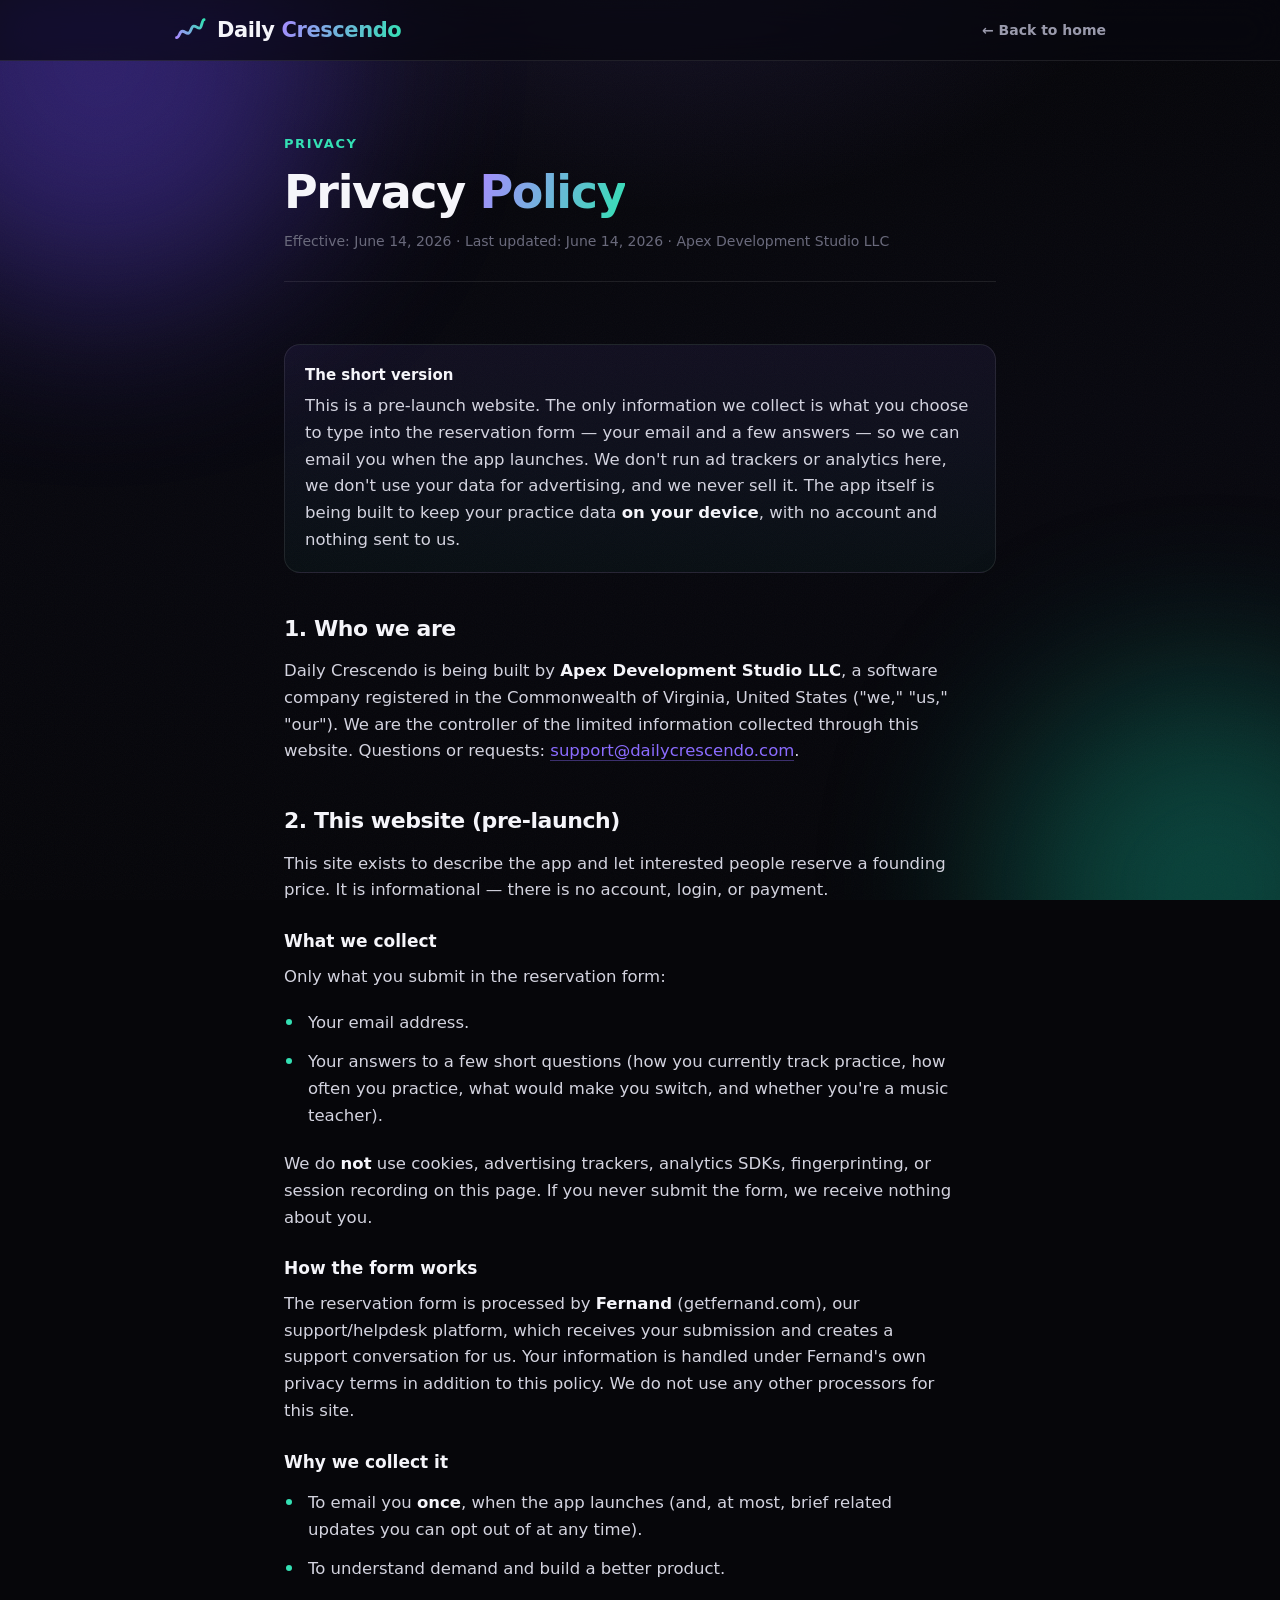
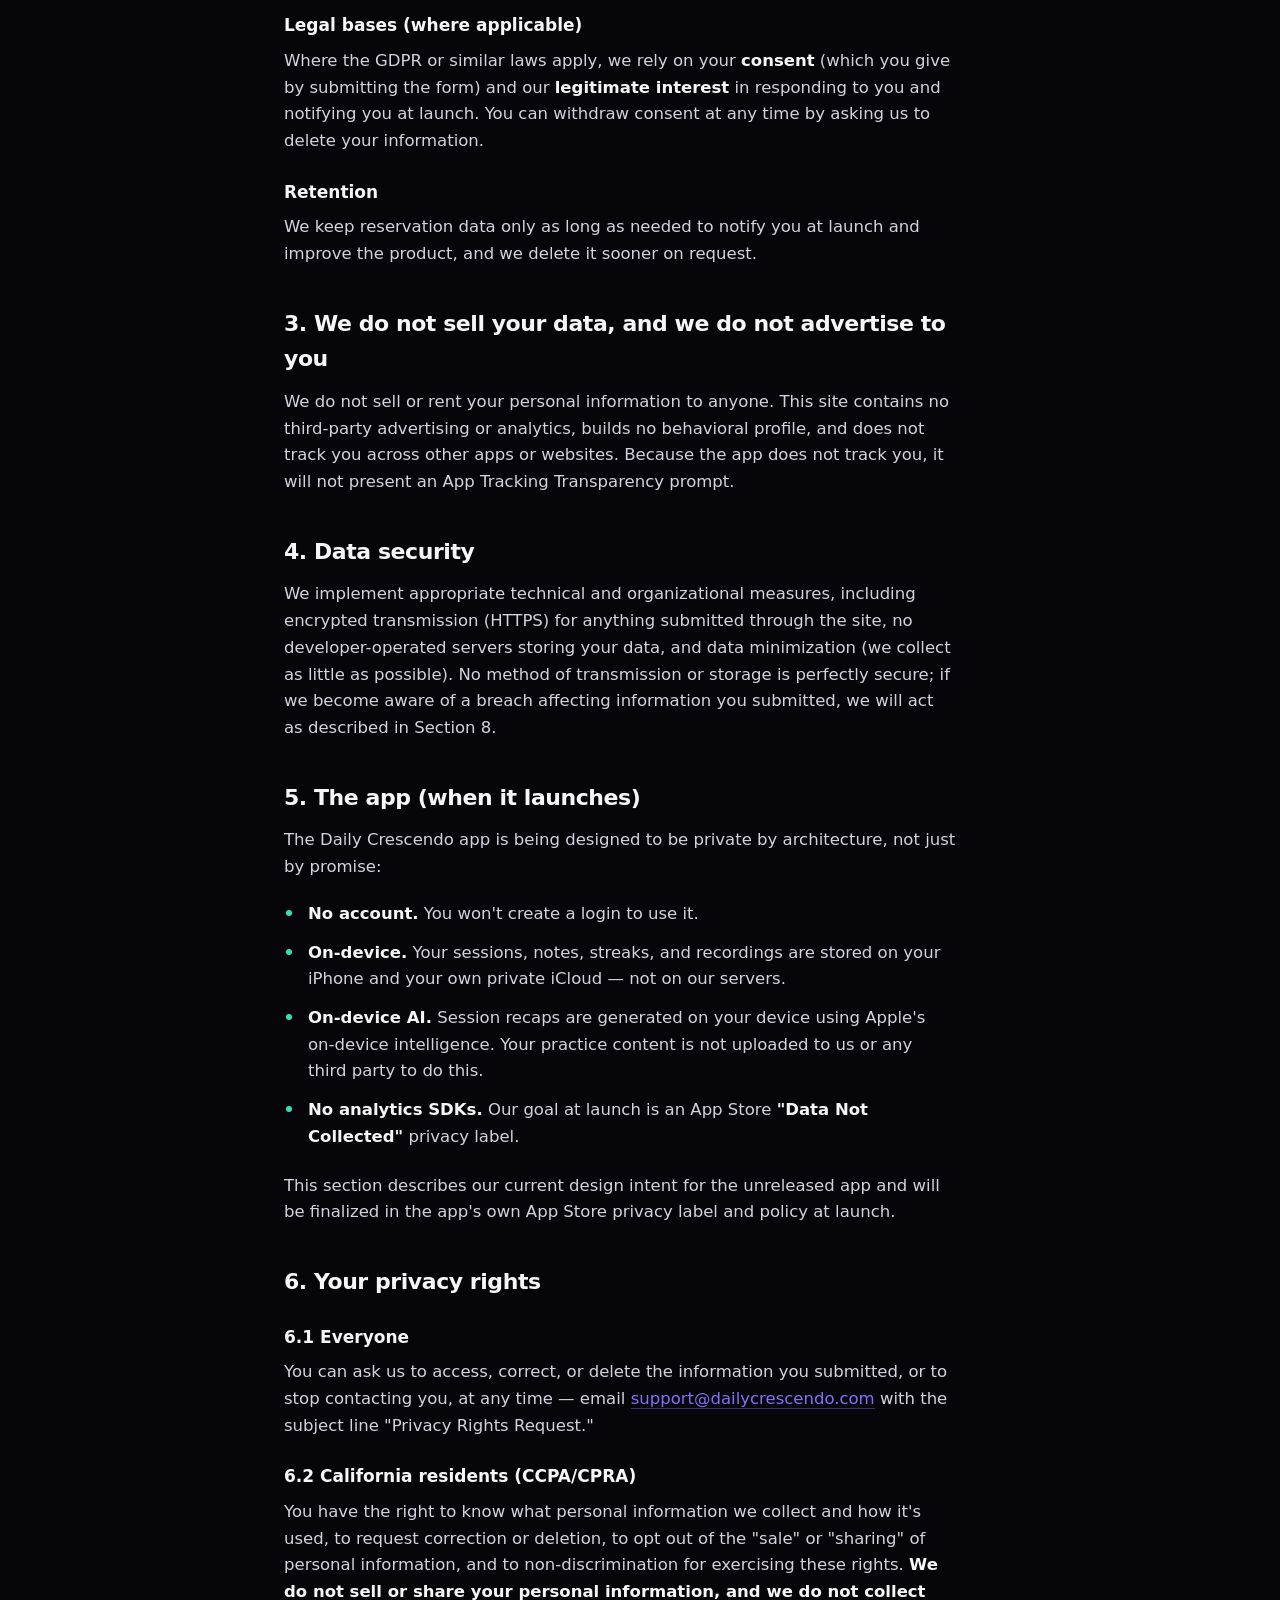
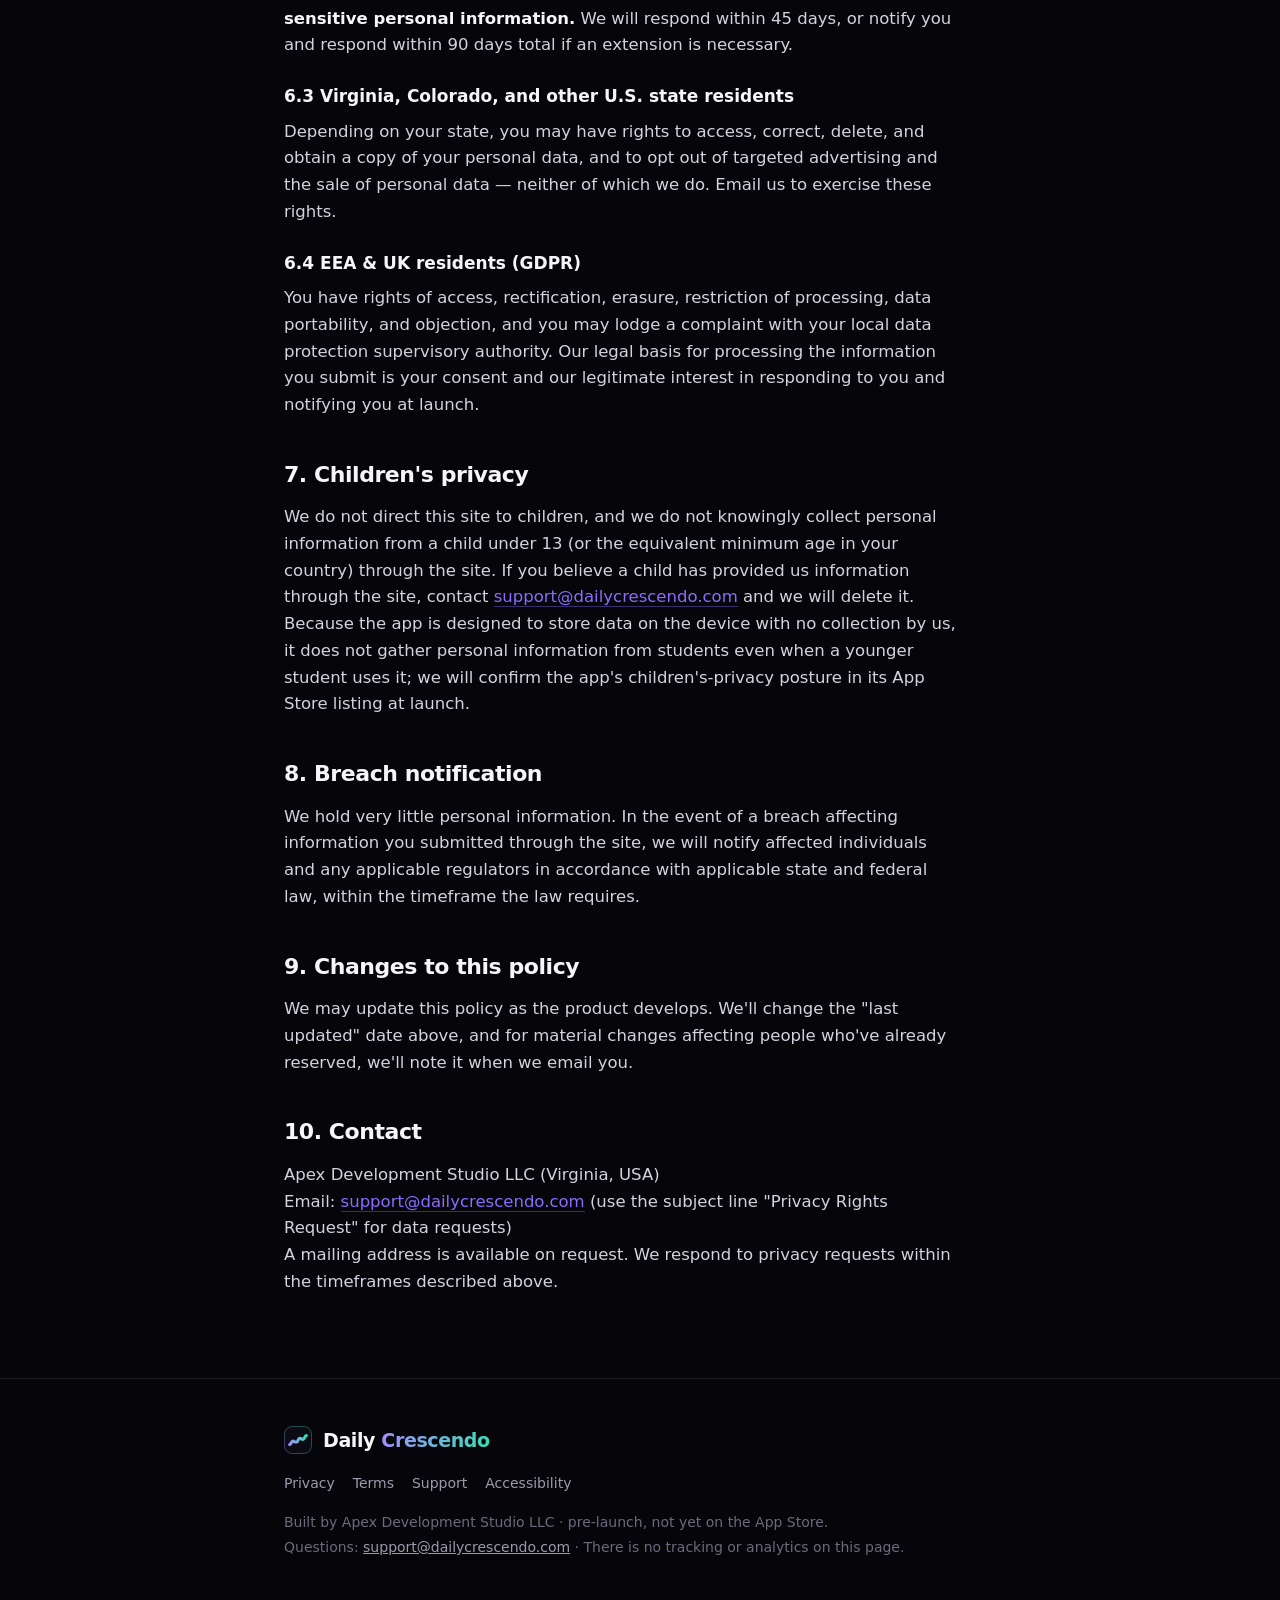
<file: privacy.html>
<!doctype html>
<html lang="en">
<head>
<meta charset="utf-8">
<meta name="viewport" content="width=device-width,initial-scale=1,viewport-fit=cover">
<title>Privacy Policy — Daily Crescendo</title>
<meta name="description" content="How the Daily Crescendo pre-launch website and the Daily Crescendo app handle your information.">
<meta name="color-scheme" content="dark">
<link rel="icon" href="favicon.svg" type="image/svg+xml">
<link rel="stylesheet" href="doc.css">
</head>
<body>
<div class="aurora"><div class="blob b1"></div><div class="blob b2"></div></div>
<div class="grain"></div>

<header><div class="bar">
  <a class="word" href="index.html"><span class="mk"></span><span class="wt">Daily <span class="g">Crescendo</span></span></a>
  <a class="back" href="index.html">← Back to home</a>
</div></header>

<main class="wrap">
  <div class="pagehead">
    <div class="kick">Privacy</div>
    <h1>Privacy <span class="g">Policy</span></h1>
    <p class="meta">Effective: June 14, 2026 · Last updated: June 14, 2026 · Apex Development Studio LLC</p>
  </div>

  <div class="doc">
    <div class="callout">
      <span class="t">The short version</span>
      <p>This is a pre-launch website. The only information we collect is what you choose to type into the reservation form — your email and a few answers — so we can email you when the app launches. We don't run ad trackers or analytics here, we don't use your data for advertising, and we never sell it. The app itself is being built to keep your practice data <strong>on your device</strong>, with no account and nothing sent to us.</p>
    </div>

    <h2>1. Who we are</h2>
    <p>Daily Crescendo is being built by <strong>Apex Development Studio LLC</strong>, a software company registered in the Commonwealth of Virginia, United States ("we," "us," "our"). We are the controller of the limited information collected through this website. Questions or requests: <a href="mailto:support@dailycrescendo.com">support@dailycrescendo.com</a>.</p>

    <h2>2. This website (pre-launch)</h2>
    <p>This site exists to describe the app and let interested people reserve a founding price. It is informational — there is no account, login, or payment.</p>
    <h3>What we collect</h3>
    <p>Only what you submit in the reservation form:</p>
    <ul>
      <li>Your email address.</li>
      <li>Your answers to a few short questions (how you currently track practice, how often you practice, what would make you switch, and whether you're a music teacher).</li>
    </ul>
    <p>We do <strong>not</strong> use cookies, advertising trackers, analytics SDKs, fingerprinting, or session recording on this page. If you never submit the form, we receive nothing about you.</p>
    <h3>How the form works</h3>
    <p>The reservation form is processed by <strong>Fernand</strong> (getfernand.com), our support/helpdesk platform, which receives your submission and creates a support conversation for us. Your information is handled under Fernand's own privacy terms in addition to this policy. We do not use any other processors for this site.</p>
    <h3>Why we collect it</h3>
    <ul>
      <li>To email you <strong>once</strong>, when the app launches (and, at most, brief related updates you can opt out of at any time).</li>
      <li>To understand demand and build a better product.</li>
    </ul>
    <h3>Legal bases (where applicable)</h3>
    <p>Where the GDPR or similar laws apply, we rely on your <strong>consent</strong> (which you give by submitting the form) and our <strong>legitimate interest</strong> in responding to you and notifying you at launch. You can withdraw consent at any time by asking us to delete your information.</p>
    <h3>Retention</h3>
    <p>We keep reservation data only as long as needed to notify you at launch and improve the product, and we delete it sooner on request.</p>

    <h2>3. We do not sell your data, and we do not advertise to you</h2>
    <p>We do not sell or rent your personal information to anyone. This site contains no third-party advertising or analytics, builds no behavioral profile, and does not track you across other apps or websites. Because the app does not track you, it will not present an App Tracking Transparency prompt.</p>

    <h2>4. Data security</h2>
    <p>We implement appropriate technical and organizational measures, including encrypted transmission (HTTPS) for anything submitted through the site, no developer-operated servers storing your data, and data minimization (we collect as little as possible). No method of transmission or storage is perfectly secure; if we become aware of a breach affecting information you submitted, we will act as described in Section 8.</p>

    <h2>5. The app (when it launches)</h2>
    <p>The Daily Crescendo app is being designed to be private by architecture, not just by promise:</p>
    <ul>
      <li><strong>No account.</strong> You won't create a login to use it.</li>
      <li><strong>On-device.</strong> Your sessions, notes, streaks, and recordings are stored on your iPhone and your own private iCloud — not on our servers.</li>
      <li><strong>On-device AI.</strong> Session recaps are generated on your device using Apple's on-device intelligence. Your practice content is not uploaded to us or any third party to do this.</li>
      <li><strong>No analytics SDKs.</strong> Our goal at launch is an App Store <strong>"Data Not Collected"</strong> privacy label.</li>
    </ul>
    <p>This section describes our current design intent for the unreleased app and will be finalized in the app's own App Store privacy label and policy at launch.</p>

    <h2>6. Your privacy rights</h2>
    <h3>6.1 Everyone</h3>
    <p>You can ask us to access, correct, or delete the information you submitted, or to stop contacting you, at any time — email <a href="mailto:support@dailycrescendo.com">support@dailycrescendo.com</a> with the subject line "Privacy Rights Request."</p>
    <h3>6.2 California residents (CCPA/CPRA)</h3>
    <p>You have the right to know what personal information we collect and how it's used, to request correction or deletion, to opt out of the "sale" or "sharing" of personal information, and to non-discrimination for exercising these rights. <strong>We do not sell or share your personal information, and we do not collect sensitive personal information.</strong> We will respond within 45 days, or notify you and respond within 90 days total if an extension is necessary.</p>
    <h3>6.3 Virginia, Colorado, and other U.S. state residents</h3>
    <p>Depending on your state, you may have rights to access, correct, delete, and obtain a copy of your personal data, and to opt out of targeted advertising and the sale of personal data — neither of which we do. Email us to exercise these rights.</p>
    <h3>6.4 EEA &amp; UK residents (GDPR)</h3>
    <p>You have rights of access, rectification, erasure, restriction of processing, data portability, and objection, and you may lodge a complaint with your local data protection supervisory authority. Our legal basis for processing the information you submit is your consent and our legitimate interest in responding to you and notifying you at launch.</p>

    <h2>7. Children's privacy</h2>
    <p>We do not direct this site to children, and we do not knowingly collect personal information from a child under 13 (or the equivalent minimum age in your country) through the site. If you believe a child has provided us information through the site, contact <a href="mailto:support@dailycrescendo.com">support@dailycrescendo.com</a> and we will delete it. Because the app is designed to store data on the device with no collection by us, it does not gather personal information from students even when a younger student uses it; we will confirm the app's children's-privacy posture in its App Store listing at launch.</p>

    <h2>8. Breach notification</h2>
    <p>We hold very little personal information. In the event of a breach affecting information you submitted through the site, we will notify affected individuals and any applicable regulators in accordance with applicable state and federal law, within the timeframe the law requires.</p>

    <h2>9. Changes to this policy</h2>
    <p>We may update this policy as the product develops. We'll change the "last updated" date above, and for material changes affecting people who've already reserved, we'll note it when we email you.</p>

    <h2>10. Contact</h2>
    <p>Apex Development Studio LLC (Virginia, USA)<br>
    Email: <a href="mailto:support@dailycrescendo.com">support@dailycrescendo.com</a> (use the subject line "Privacy Rights Request" for data requests)<br>
    A mailing address is available on request. We respond to privacy requests within the timeframes described above.</p>
  </div>
</main>

<footer><div class="wrap">
  <a class="word" href="index.html"><span class="mk"></span><span class="wt">Daily <span class="g">Crescendo</span></span></a>
  <nav class="flinks">
    <a href="privacy.html">Privacy</a><a href="terms.html">Terms</a>
    <a href="support.html">Support</a><a href="accessibility.html">Accessibility</a>
  </nav>
  Built by Apex Development Studio LLC · pre-launch, not yet on the App Store.<br>
  Questions: <a href="mailto:support@dailycrescendo.com">support@dailycrescendo.com</a> · There is no tracking or analytics on this page.
</div></footer>
</body>
</html>
</file>
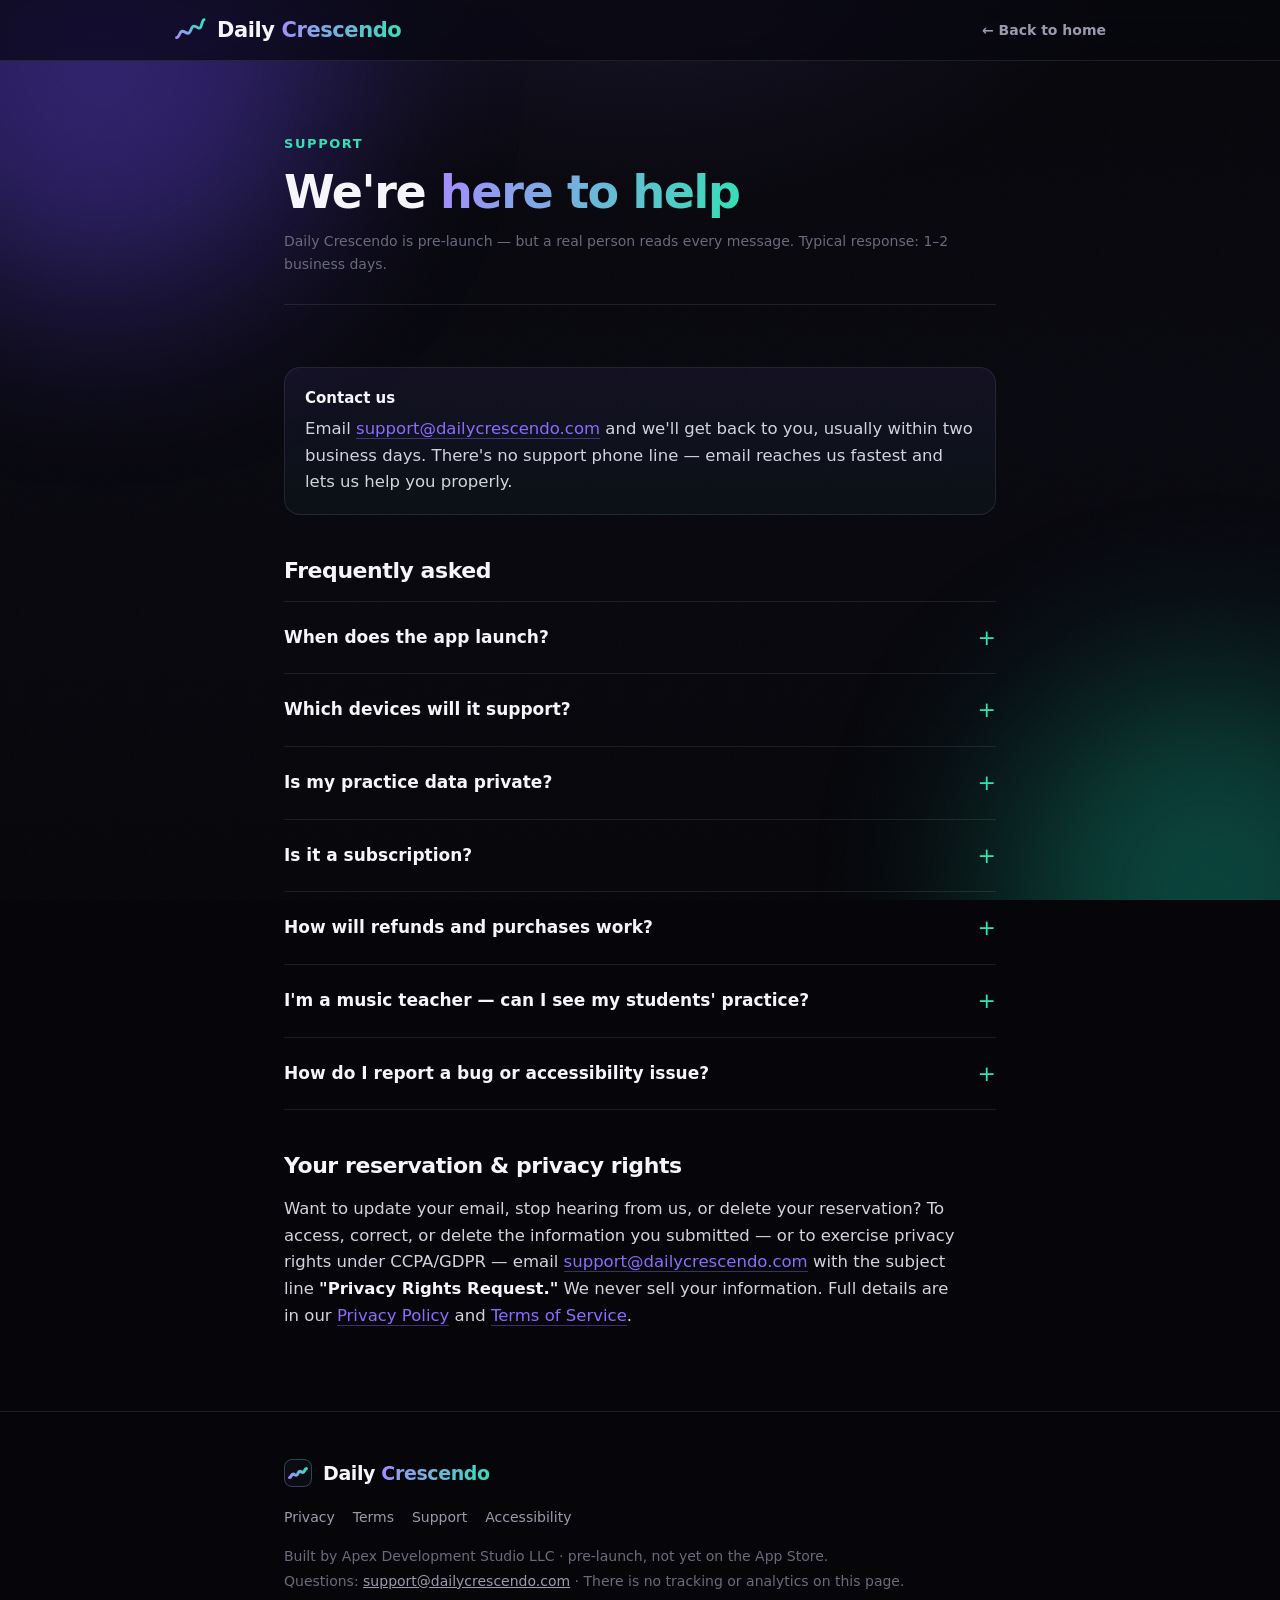
<file: support.html>
<!doctype html>
<html lang="en">
<head>
<meta charset="utf-8">
<meta name="viewport" content="width=device-width,initial-scale=1,viewport-fit=cover">
<title>Support — Daily Crescendo</title>
<meta name="description" content="Get help, ask a question, or report an issue with Daily Crescendo.">
<meta name="color-scheme" content="dark">
<link rel="icon" href="favicon.svg" type="image/svg+xml">
<link rel="stylesheet" href="doc.css">
</head>
<body>
<div class="aurora"><div class="blob b1"></div><div class="blob b2"></div></div>
<div class="grain"></div>

<header><div class="bar">
  <a class="word" href="index.html"><span class="mk"></span><span class="wt">Daily <span class="g">Crescendo</span></span></a>
  <a class="back" href="index.html">← Back to home</a>
</div></header>

<main class="wrap">
  <div class="pagehead">
    <div class="kick">Support</div>
    <h1>We're <span class="g">here to help</span></h1>
    <p class="meta">Daily Crescendo is pre-launch — but a real person reads every message. Typical response: 1–2 business days.</p>
  </div>

  <div class="doc">
    <div class="callout">
      <span class="t">Contact us</span>
      <p>Email <a href="mailto:support@dailycrescendo.com">support@dailycrescendo.com</a> and we'll get back to you, usually within two business days. There's no support phone line — email reaches us fastest and lets us help you properly.</p>
    </div>

    <h2>Frequently asked</h2>
    <div class="faq">
      <details>
        <summary>When does the app launch?</summary>
        <p>It's in active development. The best way to know first is to <a href="index.html#reserve">reserve early access</a> — we'll email you once, when it's ready.</p>
      </details>
      <details>
        <summary>Which devices will it support?</summary>
        <p>Daily Crescendo is being built iPhone-first. The on-device AI session recaps require an Apple-Intelligence-capable iPhone; the core timer, logging, streaks, charts, and recordings are designed to work more broadly, with the AI features gracefully turning off where the hardware doesn't support them.</p>
      </details>
      <details>
        <summary>Is my practice data private?</summary>
        <p>Yes — that's a core design goal. Your sessions and recordings are meant to stay on your device and your own private iCloud, with no account and nothing sent to us. See our <a href="privacy.html">Privacy Policy</a> for details.</p>
      </details>
      <details>
        <summary>Is it a subscription?</summary>
        <p>There will be a pay-once <strong>lifetime</strong> option ($99.99, with a founding discount for early reservers), plus an annual plan if you'd rather. No subscription lock-in is required to own the app. See our <a href="terms.html">Terms of Service</a> for the details that apply at launch.</p>
      </details>
      <details>
        <summary>How will refunds and purchases work?</summary>
        <p>When Daily Crescendo launches, all purchases are handled by Apple through the App Store. To request a refund, visit <a href="https://reportaproblem.apple.com">reportaproblem.apple.com</a> — we can't process refunds directly. To move a purchase to a new device, use "Restore Purchases" in the app under the same Apple ID.</p>
      </details>
      <details>
        <summary>I'm a music teacher — can I see my students' practice?</summary>
        <p>A teacher view is on our roadmap for after the initial release, and we'd love your input. Mention it when you <a href="index.html#reserve">reserve</a> (there's a question for teachers) or email us.</p>
      </details>
      <details>
        <summary>How do I report a bug or accessibility issue?</summary>
        <p>Email <a href="mailto:support@dailycrescendo.com">support@dailycrescendo.com</a> with what happened and your device/iOS version. Accessibility reports are a priority — see our <a href="accessibility.html">Accessibility</a> statement.</p>
      </details>
    </div>

    <h2>Your reservation &amp; privacy rights</h2>
    <p>Want to update your email, stop hearing from us, or delete your reservation? To access, correct, or delete the information you submitted — or to exercise privacy rights under CCPA/GDPR — email <a href="mailto:support@dailycrescendo.com">support@dailycrescendo.com</a> with the subject line <strong>"Privacy Rights Request."</strong> We never sell your information. Full details are in our <a href="privacy.html">Privacy Policy</a> and <a href="terms.html">Terms of Service</a>.</p>
  </div>
</main>

<footer><div class="wrap">
  <a class="word" href="index.html"><span class="mk"></span><span class="wt">Daily <span class="g">Crescendo</span></span></a>
  <nav class="flinks">
    <a href="privacy.html">Privacy</a><a href="terms.html">Terms</a>
    <a href="support.html">Support</a><a href="accessibility.html">Accessibility</a>
  </nav>
  Built by Apex Development Studio LLC · pre-launch, not yet on the App Store.<br>
  Questions: <a href="mailto:support@dailycrescendo.com">support@dailycrescendo.com</a> · There is no tracking or analytics on this page.
</div></footer>
</body>
</html>
</file>
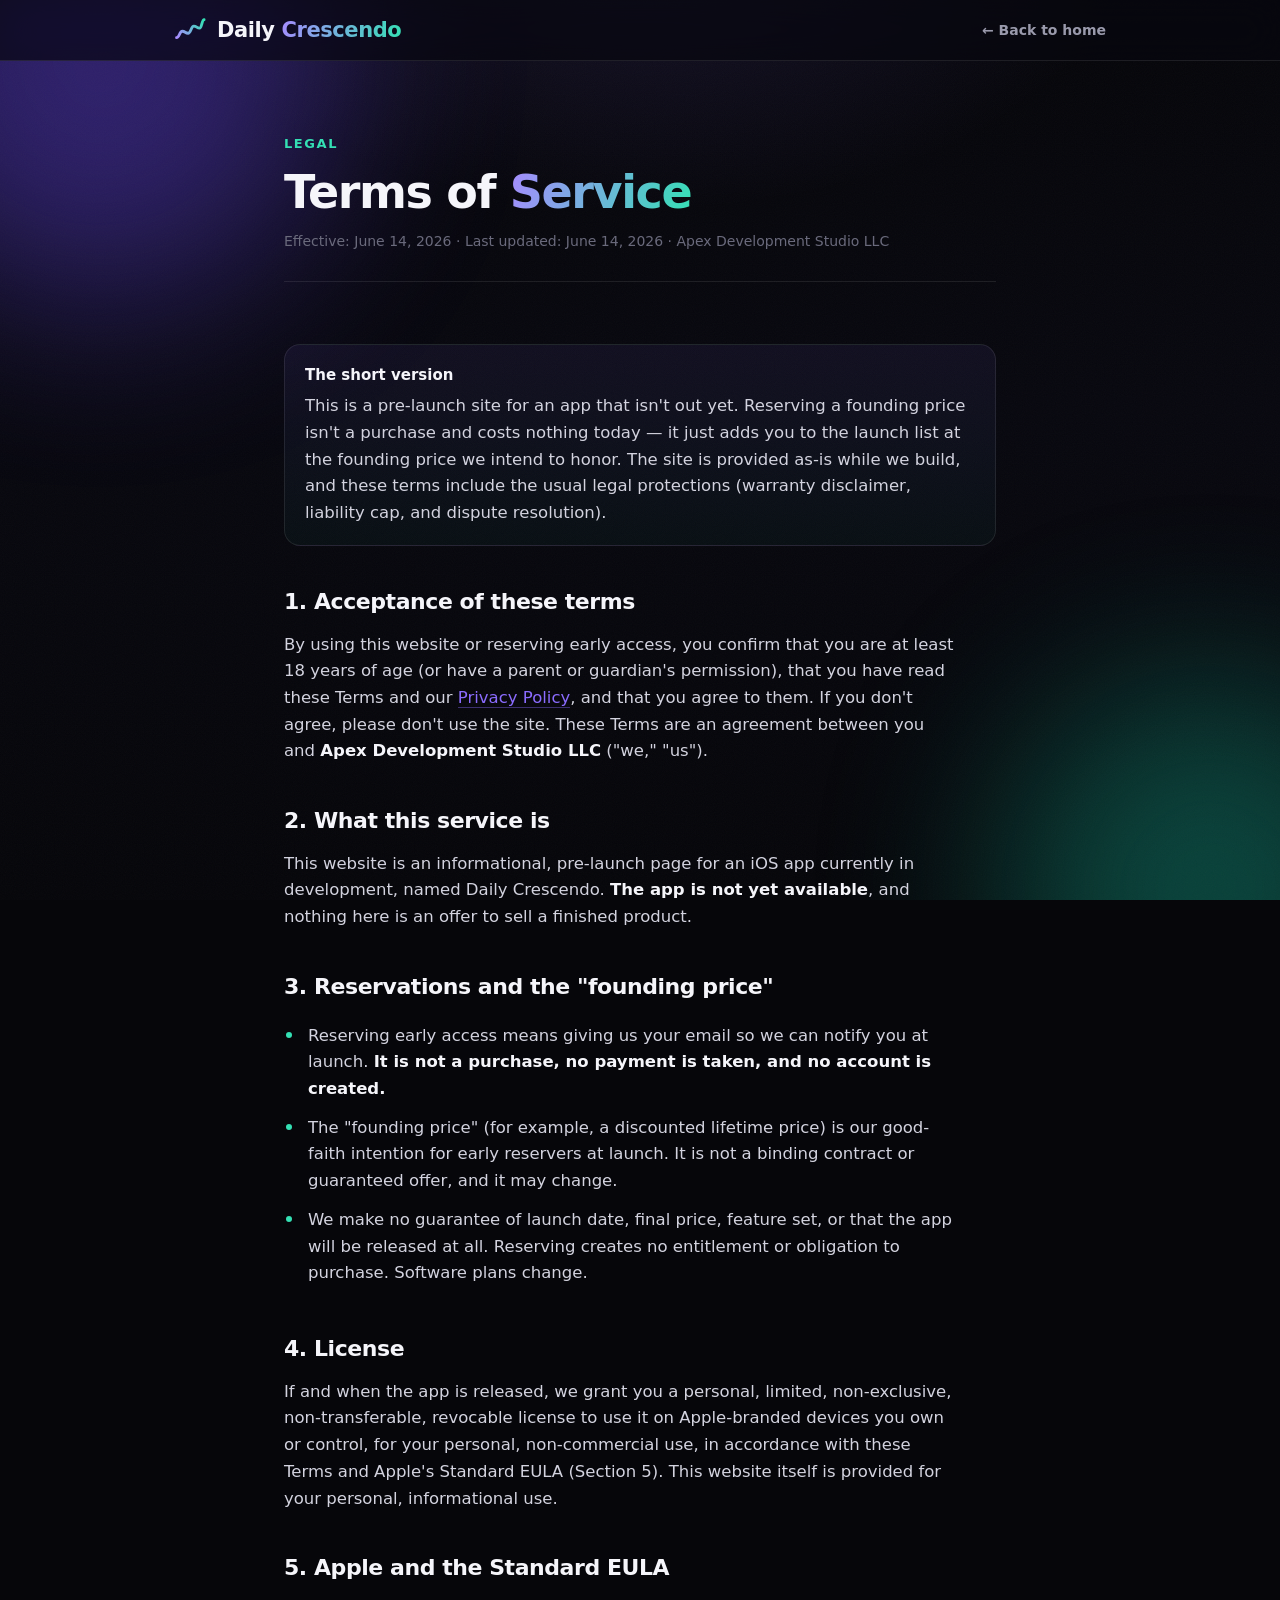
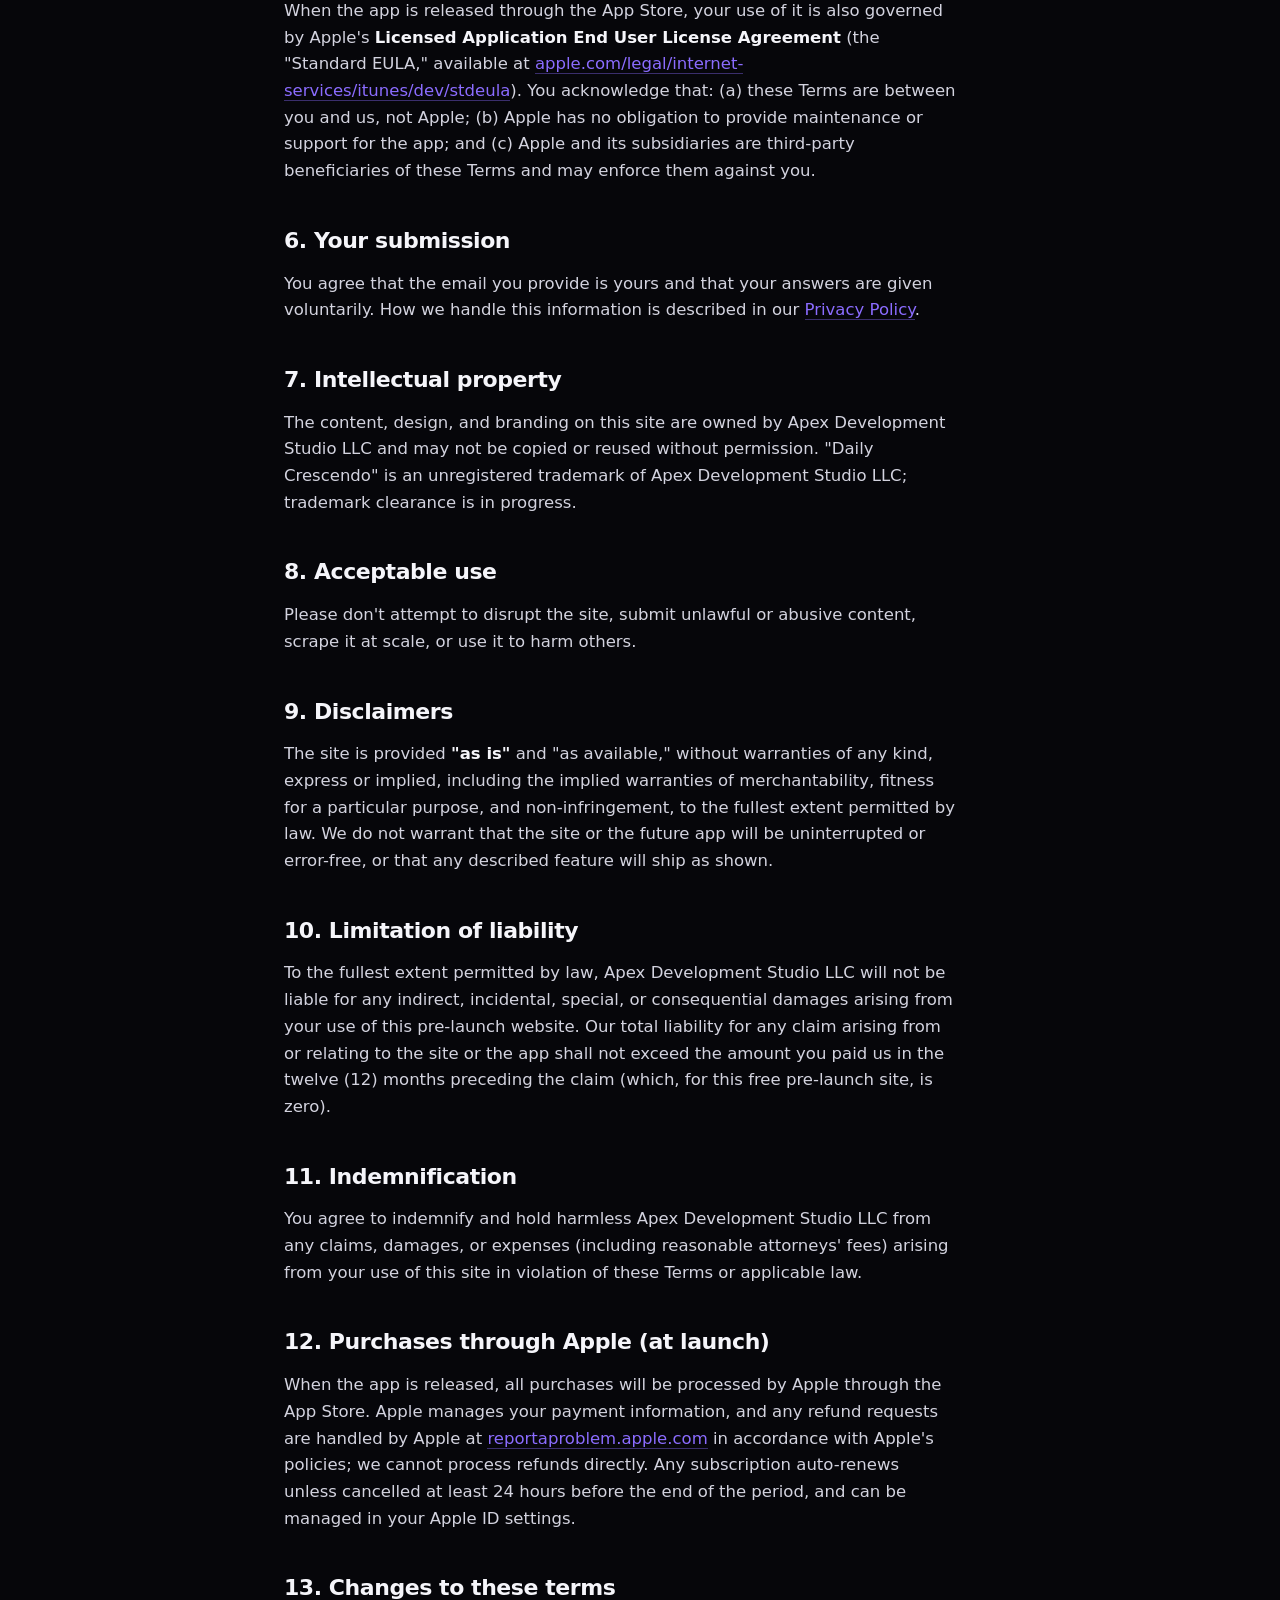
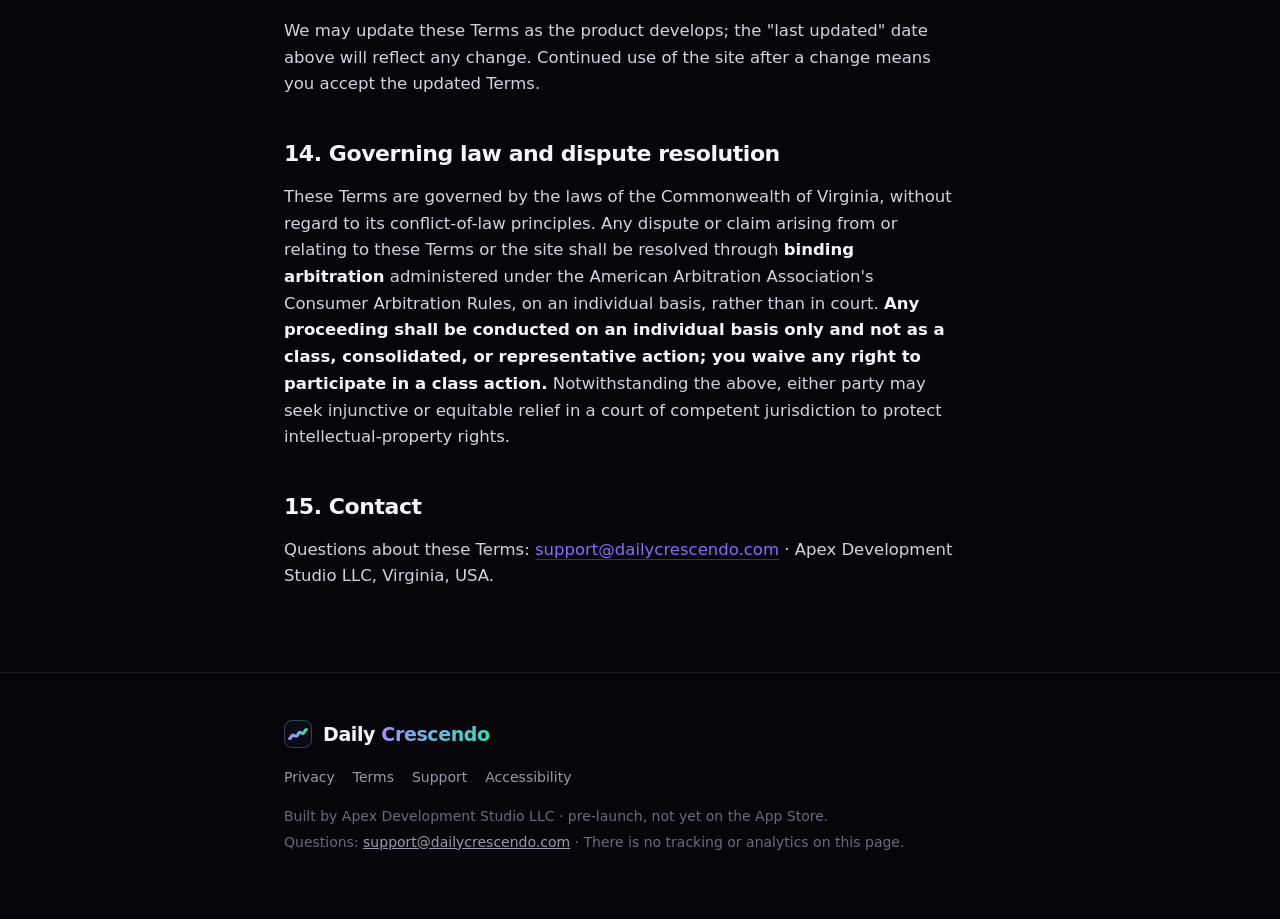
<file: terms.html>
<!doctype html>
<html lang="en">
<head>
<meta charset="utf-8">
<meta name="viewport" content="width=device-width,initial-scale=1,viewport-fit=cover">
<title>Terms of Service — Daily Crescendo</title>
<meta name="description" content="The terms that apply to the Daily Crescendo pre-launch website and early-access reservations.">
<meta name="color-scheme" content="dark">
<link rel="icon" href="favicon.svg" type="image/svg+xml">
<link rel="stylesheet" href="doc.css">
</head>
<body>
<div class="aurora"><div class="blob b1"></div><div class="blob b2"></div></div>
<div class="grain"></div>

<header><div class="bar">
  <a class="word" href="index.html"><span class="mk"></span><span class="wt">Daily <span class="g">Crescendo</span></span></a>
  <a class="back" href="index.html">← Back to home</a>
</div></header>

<main class="wrap">
  <div class="pagehead">
    <div class="kick">Legal</div>
    <h1>Terms of <span class="g">Service</span></h1>
    <p class="meta">Effective: June 14, 2026 · Last updated: June 14, 2026 · Apex Development Studio LLC</p>
  </div>

  <div class="doc">
    <div class="callout">
      <span class="t">The short version</span>
      <p>This is a pre-launch site for an app that isn't out yet. Reserving a founding price isn't a purchase and costs nothing today — it just adds you to the launch list at the founding price we intend to honor. The site is provided as-is while we build, and these terms include the usual legal protections (warranty disclaimer, liability cap, and dispute resolution).</p>
    </div>

    <h2>1. Acceptance of these terms</h2>
    <p>By using this website or reserving early access, you confirm that you are at least 18 years of age (or have a parent or guardian's permission), that you have read these Terms and our <a href="privacy.html">Privacy Policy</a>, and that you agree to them. If you don't agree, please don't use the site. These Terms are an agreement between you and <strong>Apex Development Studio LLC</strong> ("we," "us").</p>

    <h2>2. What this service is</h2>
    <p>This website is an informational, pre-launch page for an iOS app currently in development, named Daily Crescendo. <strong>The app is not yet available</strong>, and nothing here is an offer to sell a finished product.</p>

    <h2>3. Reservations and the "founding price"</h2>
    <ul>
      <li>Reserving early access means giving us your email so we can notify you at launch. <strong>It is not a purchase, no payment is taken, and no account is created.</strong></li>
      <li>The "founding price" (for example, a discounted lifetime price) is our good-faith intention for early reservers at launch. It is not a binding contract or guaranteed offer, and it may change.</li>
      <li>We make no guarantee of launch date, final price, feature set, or that the app will be released at all. Reserving creates no entitlement or obligation to purchase. Software plans change.</li>
    </ul>

    <h2>4. License</h2>
    <p>If and when the app is released, we grant you a personal, limited, non-exclusive, non-transferable, revocable license to use it on Apple-branded devices you own or control, for your personal, non-commercial use, in accordance with these Terms and Apple's Standard EULA (Section 5). This website itself is provided for your personal, informational use.</p>

    <h2>5. Apple and the Standard EULA</h2>
    <p>When the app is released through the App Store, your use of it is also governed by Apple's <strong>Licensed Application End User License Agreement</strong> (the "Standard EULA," available at <a href="https://www.apple.com/legal/internet-services/itunes/dev/stdeula/">apple.com/legal/internet-services/itunes/dev/stdeula</a>). You acknowledge that: (a) these Terms are between you and us, not Apple; (b) Apple has no obligation to provide maintenance or support for the app; and (c) Apple and its subsidiaries are third-party beneficiaries of these Terms and may enforce them against you.</p>

    <h2>6. Your submission</h2>
    <p>You agree that the email you provide is yours and that your answers are given voluntarily. How we handle this information is described in our <a href="privacy.html">Privacy Policy</a>.</p>

    <h2>7. Intellectual property</h2>
    <p>The content, design, and branding on this site are owned by Apex Development Studio LLC and may not be copied or reused without permission. "Daily Crescendo" is an unregistered trademark of Apex Development Studio LLC; trademark clearance is in progress.</p>

    <h2>8. Acceptable use</h2>
    <p>Please don't attempt to disrupt the site, submit unlawful or abusive content, scrape it at scale, or use it to harm others.</p>

    <h2>9. Disclaimers</h2>
    <p>The site is provided <strong>"as is"</strong> and "as available," without warranties of any kind, express or implied, including the implied warranties of merchantability, fitness for a particular purpose, and non-infringement, to the fullest extent permitted by law. We do not warrant that the site or the future app will be uninterrupted or error-free, or that any described feature will ship as shown.</p>

    <h2>10. Limitation of liability</h2>
    <p>To the fullest extent permitted by law, Apex Development Studio LLC will not be liable for any indirect, incidental, special, or consequential damages arising from your use of this pre-launch website. Our total liability for any claim arising from or relating to the site or the app shall not exceed the amount you paid us in the twelve (12) months preceding the claim (which, for this free pre-launch site, is zero).</p>

    <h2>11. Indemnification</h2>
    <p>You agree to indemnify and hold harmless Apex Development Studio LLC from any claims, damages, or expenses (including reasonable attorneys' fees) arising from your use of this site in violation of these Terms or applicable law.</p>

    <h2>12. Purchases through Apple (at launch)</h2>
    <p>When the app is released, all purchases will be processed by Apple through the App Store. Apple manages your payment information, and any refund requests are handled by Apple at <a href="https://reportaproblem.apple.com">reportaproblem.apple.com</a> in accordance with Apple's policies; we cannot process refunds directly. Any subscription auto-renews unless cancelled at least 24 hours before the end of the period, and can be managed in your Apple ID settings.</p>

    <h2>13. Changes to these terms</h2>
    <p>We may update these Terms as the product develops; the "last updated" date above will reflect any change. Continued use of the site after a change means you accept the updated Terms.</p>

    <h2>14. Governing law and dispute resolution</h2>
    <p>These Terms are governed by the laws of the Commonwealth of Virginia, without regard to its conflict-of-law principles. Any dispute or claim arising from or relating to these Terms or the site shall be resolved through <strong>binding arbitration</strong> administered under the American Arbitration Association's Consumer Arbitration Rules, on an individual basis, rather than in court. <strong>Any proceeding shall be conducted on an individual basis only and not as a class, consolidated, or representative action; you waive any right to participate in a class action.</strong> Notwithstanding the above, either party may seek injunctive or equitable relief in a court of competent jurisdiction to protect intellectual-property rights.</p>

    <h2>15. Contact</h2>
    <p>Questions about these Terms: <a href="mailto:support@dailycrescendo.com">support@dailycrescendo.com</a> · Apex Development Studio LLC, Virginia, USA.</p>
  </div>
</main>

<footer><div class="wrap">
  <a class="word" href="index.html"><span class="mk"></span><span class="wt">Daily <span class="g">Crescendo</span></span></a>
  <nav class="flinks">
    <a href="privacy.html">Privacy</a><a href="terms.html">Terms</a>
    <a href="support.html">Support</a><a href="accessibility.html">Accessibility</a>
  </nav>
  Built by Apex Development Studio LLC · pre-launch, not yet on the App Store.<br>
  Questions: <a href="mailto:support@dailycrescendo.com">support@dailycrescendo.com</a> · There is no tracking or analytics on this page.
</div></footer>
</body>
</html>
</file>
<file: doc.css>
/* Shared styles for the content/legal pages — matches index.html's theme.
   Kept separate so the animated hero page is never touched. */
:root{
  --bg:#06060a; --ink:#f5f5fa; --muted:#9a9aac; --faint:#6a6a7c;
  --line:rgba(255,255,255,.09); --card:rgba(255,255,255,.045);
  --violet:#8b6cff; --mint:#34e0b4;
  --grad:linear-gradient(110deg,#a78bff 0%,#34e0b4 100%);
}
*{box-sizing:border-box;margin:0;padding:0}
html{scroll-behavior:smooth;-webkit-text-size-adjust:100%}
body{
  font-family:-apple-system,BlinkMacSystemFont,"SF Pro Display",system-ui,sans-serif;
  color:var(--ink);background:var(--bg);line-height:1.62;overflow-x:hidden;
  -webkit-font-smoothing:antialiased;text-rendering:optimizeLegibility;
}
.aurora{position:fixed;inset:0;z-index:-2;overflow:hidden;background:
  radial-gradient(55% 45% at 50% -8%,rgba(139,108,255,.14),transparent 70%),
  linear-gradient(180deg,#06060a,#08080f 45%,#06060a)}
.blob{position:absolute;border-radius:50%;filter:blur(95px);opacity:.4;will-change:transform}
.b1{width:480px;height:480px;background:#6d4bff;top:-180px;left:-140px;animation:drift1 26s ease-in-out infinite}
.b2{width:420px;height:420px;background:#11a589;bottom:-200px;right:-140px;animation:drift2 30s ease-in-out infinite}
@keyframes drift1{50%{transform:translate(70px,50px) scale(1.08)}}
@keyframes drift2{50%{transform:translate(-60px,-40px) scale(1.06)}}
.grain{position:fixed;inset:0;z-index:-1;opacity:.03;pointer-events:none;
  background-image:url("data:image/svg+xml,%3Csvg xmlns='http://www.w3.org/2000/svg' width='120' height='120'%3E%3Cfilter id='n'%3E%3CfeTurbulence type='fractalNoise' baseFrequency='.9' numOctaves='2'/%3E%3C/filter%3E%3Crect width='100%25' height='100%25' filter='url(%23n)'/%3E%3C/svg%3E")}

.wrap{max-width:760px;margin:0 auto;padding:0 24px}

/* header */
header{position:sticky;top:0;z-index:50;background:rgba(8,8,14,.72);
  backdrop-filter:blur(18px) saturate(140%);-webkit-backdrop-filter:blur(18px) saturate(140%);
  border-bottom:1px solid var(--line)}
header .bar{max-width:980px;margin:0 auto;padding:13px 24px;display:flex;align-items:center;justify-content:space-between}
.word{font-weight:700;letter-spacing:-.02em;font-size:21px;display:flex;align-items:center;gap:11px;color:var(--ink);text-decoration:none}
.word .mk{width:32px;height:32px;background:url(logo-mark.svg) center/contain no-repeat;display:inline-block;flex:0 0 auto}
.word .wt{white-space:nowrap}
.word .g{background:var(--grad);-webkit-background-clip:text;background-clip:text;color:transparent}
.back{font-size:14px;font-weight:600;color:var(--muted);text-decoration:none;transition:.2s}
.back:hover{color:var(--ink)}

/* page head */
.pagehead{padding:72px 0 28px;border-bottom:1px solid var(--line)}
.kick{font-size:13px;font-weight:680;letter-spacing:.12em;text-transform:uppercase;color:var(--mint);margin-bottom:14px}
.pagehead h1{font-size:clamp(32px,5vw,46px);line-height:1.05;letter-spacing:-.03em;font-weight:720;margin-bottom:14px}
.pagehead h1 .g{background:var(--grad);-webkit-background-clip:text;background-clip:text;color:transparent}
.meta{font-size:14px;color:var(--faint)}

/* prose */
.doc{padding:40px 0 20px;font-size:16.5px;color:#d3d3df}
.doc h2{font-size:22px;letter-spacing:-.02em;font-weight:680;color:var(--ink);margin:38px 0 12px}
.doc h3{font-size:17px;font-weight:660;color:var(--ink);margin:24px 0 8px}
.doc p{margin:0 0 14px;max-width:64ch}
.doc ul{margin:0 0 16px;padding-left:0;list-style:none;max-width:64ch}
.doc li{position:relative;padding:6px 0 6px 24px}
.doc li:before{content:"";position:absolute;left:2px;top:15px;width:6px;height:6px;border-radius:50%;background:var(--mint)}
.doc a{color:var(--violet);text-decoration:none;border-bottom:1px solid rgba(139,108,255,.4)}
.doc a:hover{border-bottom-color:var(--violet)}
.doc strong{color:var(--ink);font-weight:640}
.doc hr{border:0;border-top:1px solid var(--line);margin:36px 0}
.callout{border:1px solid var(--line);border-radius:16px;padding:18px 20px;margin:22px 0;
  background:linear-gradient(180deg,rgba(139,108,255,.08),rgba(52,224,180,.04));position:relative}
.callout p:last-child{margin-bottom:0}
.callout .t{display:block;font-weight:660;color:var(--ink);margin-bottom:6px;font-size:15px}
.faq{border-top:1px solid var(--line);margin-top:8px}
.faq .q{font-weight:660;color:var(--ink);font-size:17px;margin:0}
.faq details{border-bottom:1px solid var(--line);padding:18px 0}
.faq summary{cursor:pointer;list-style:none;display:flex;justify-content:space-between;align-items:center;font-weight:640;color:var(--ink);font-size:17px}
.faq summary::-webkit-details-marker{display:none}
.faq summary:after{content:"+";color:var(--mint);font-size:22px;font-weight:400;transition:.2s}
.faq details[open] summary:after{transform:rotate(45deg)}
.faq details p{margin:12px 0 0;color:var(--muted)}

/* footer (shared with index) */
footer{border-top:1px solid var(--line);padding:44px 0 64px;color:var(--faint);font-size:14px;line-height:1.8;margin-top:48px}
footer .word{margin-bottom:14px;font-size:19px}
footer .word .mk{width:28px;height:28px;background-image:url(logo-badge-static.svg)}
.flinks{display:flex;gap:18px;flex-wrap:wrap;margin-bottom:14px}
.flinks a{color:var(--muted);text-decoration:none;transition:.2s}
.flinks a:hover{color:var(--ink)}
footer a{color:var(--muted)}

@media(max-width:560px){.pagehead{padding:48px 0 22px}.doc{font-size:16px}}
@media(prefers-reduced-motion:reduce){*{animation:none!important;scroll-behavior:auto}}
</file>
